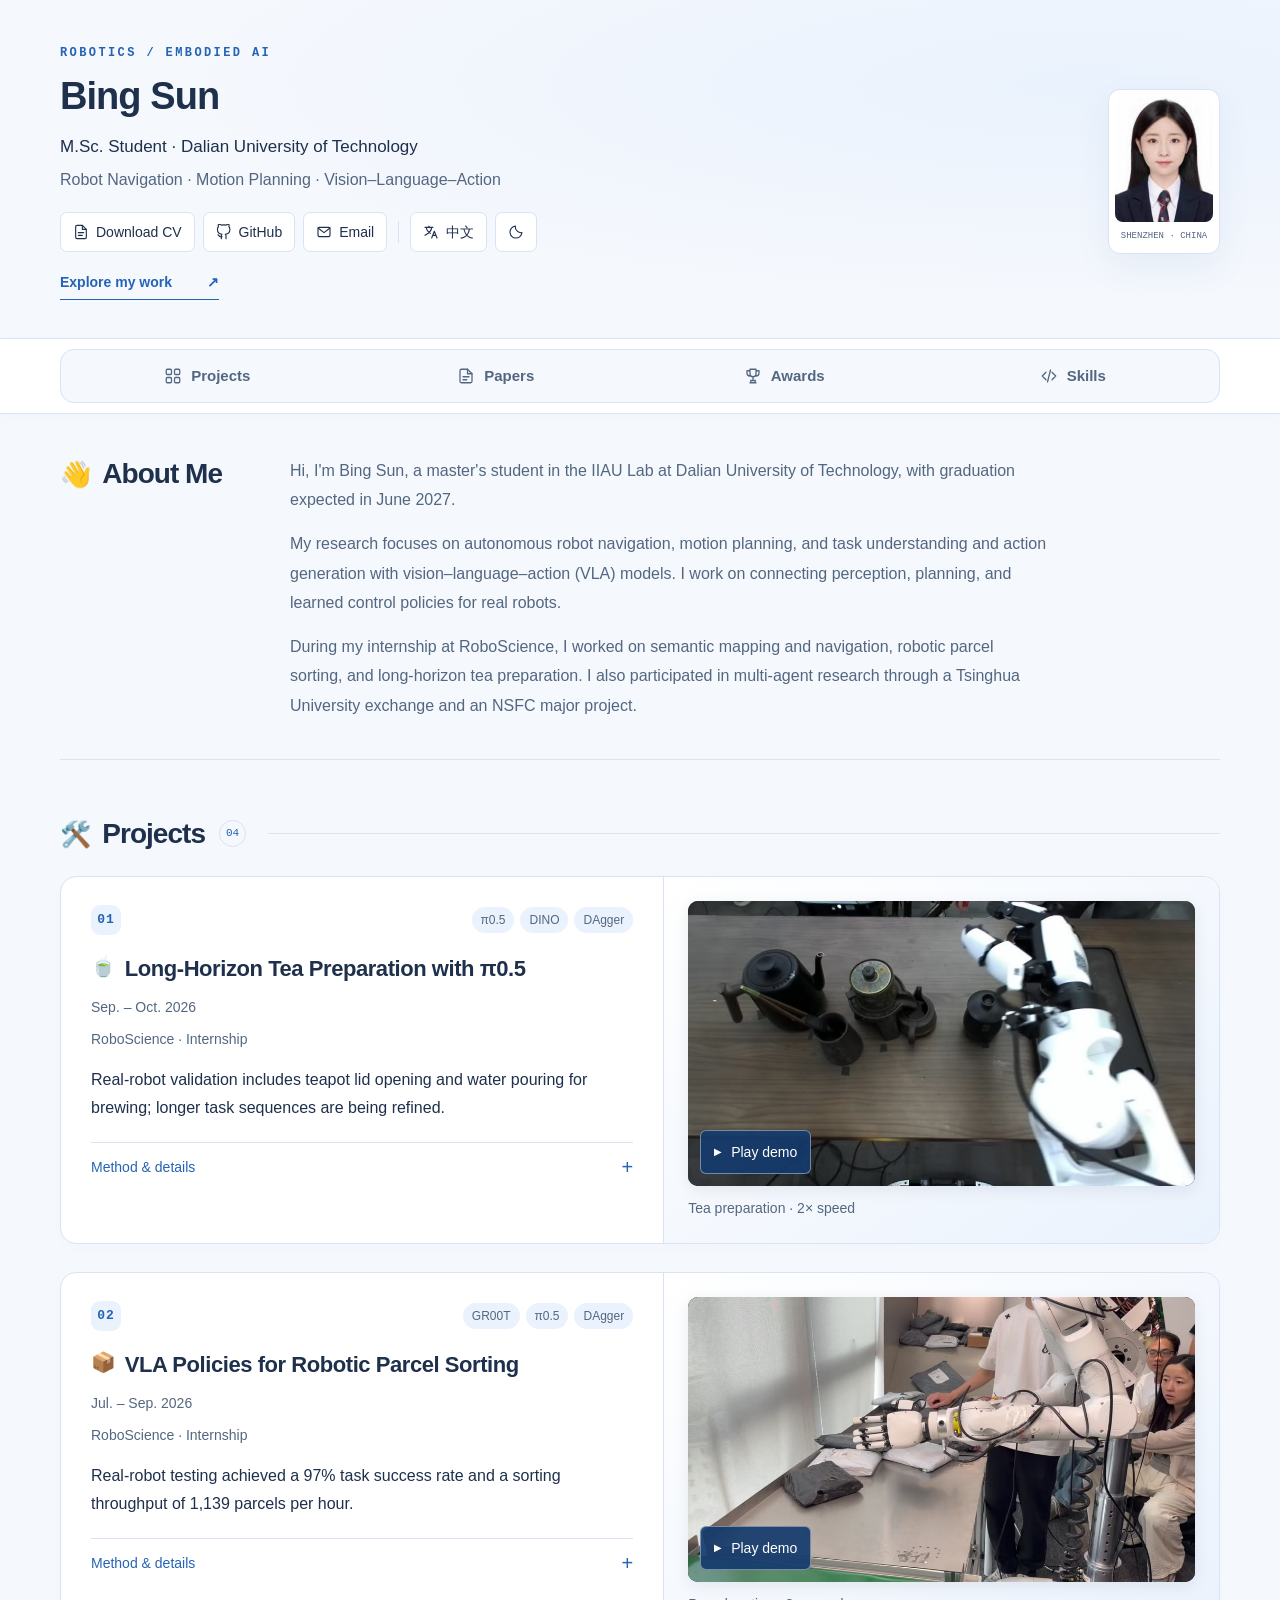
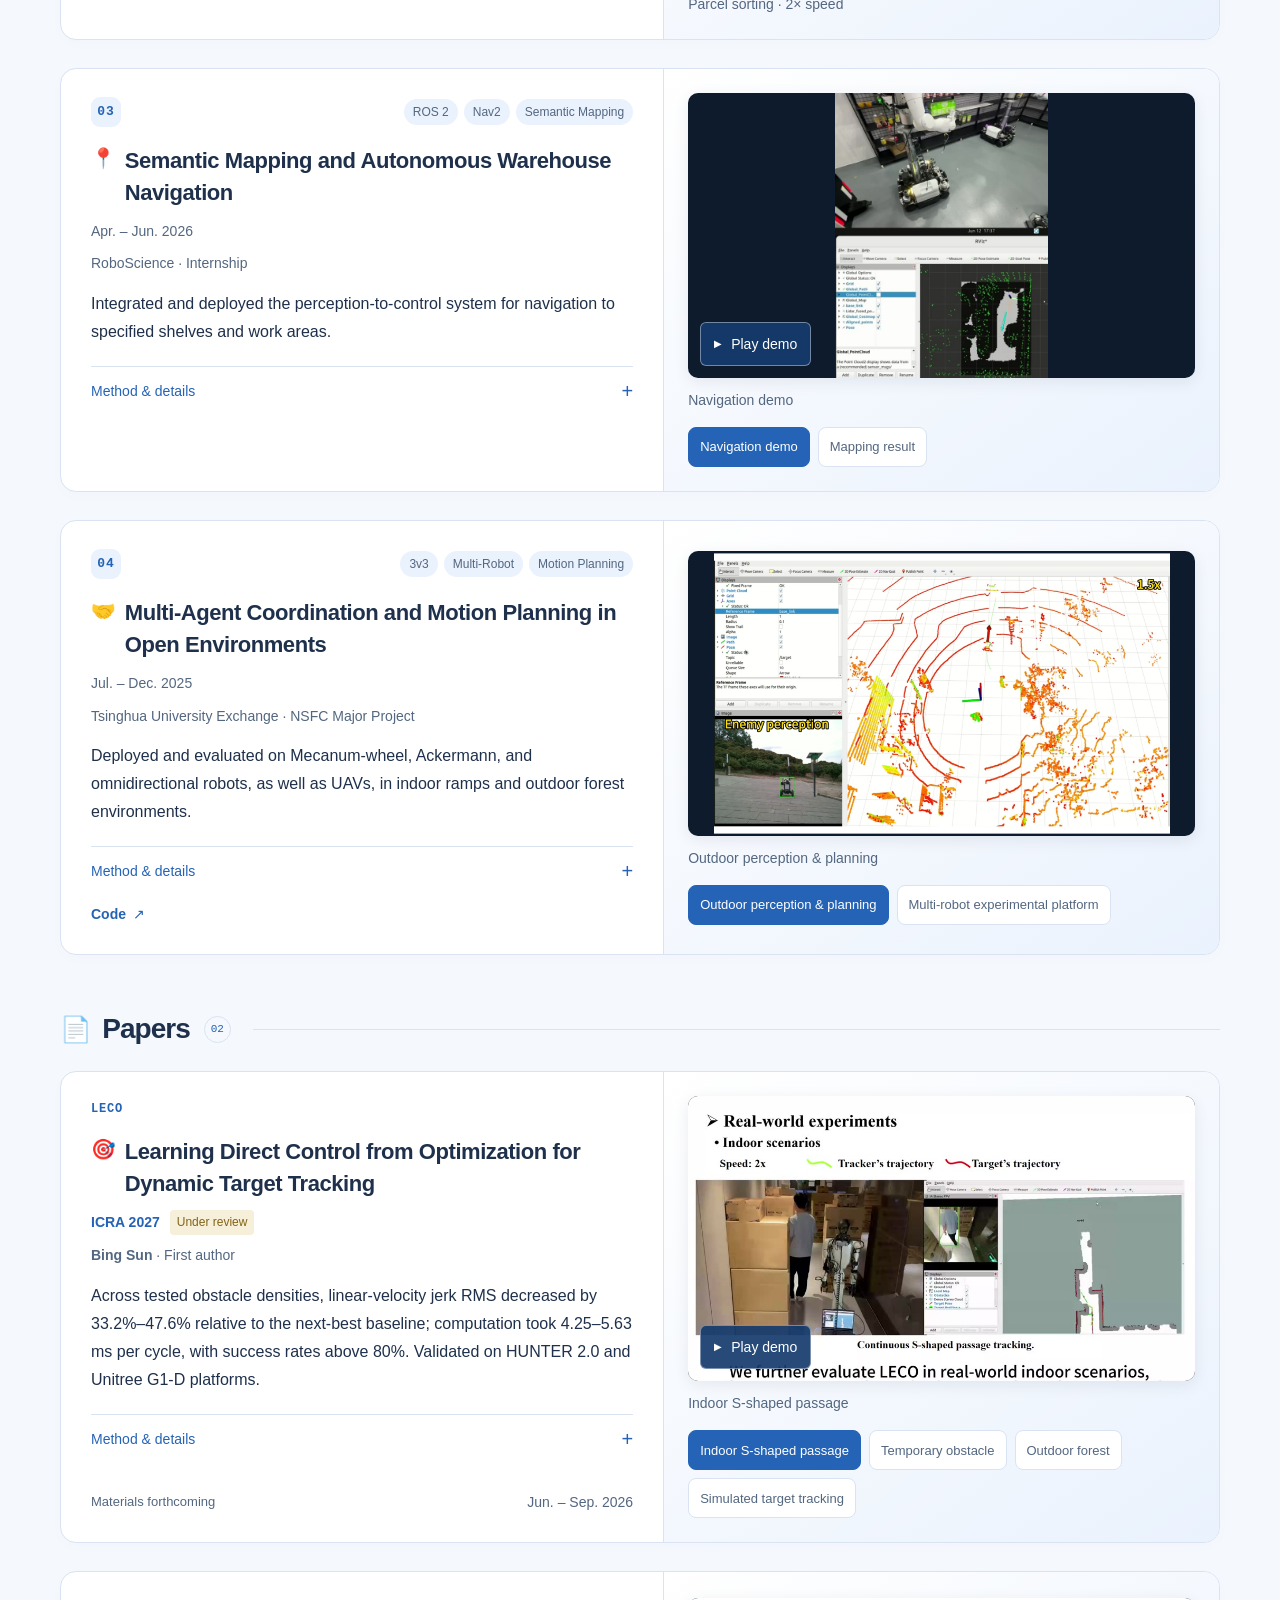
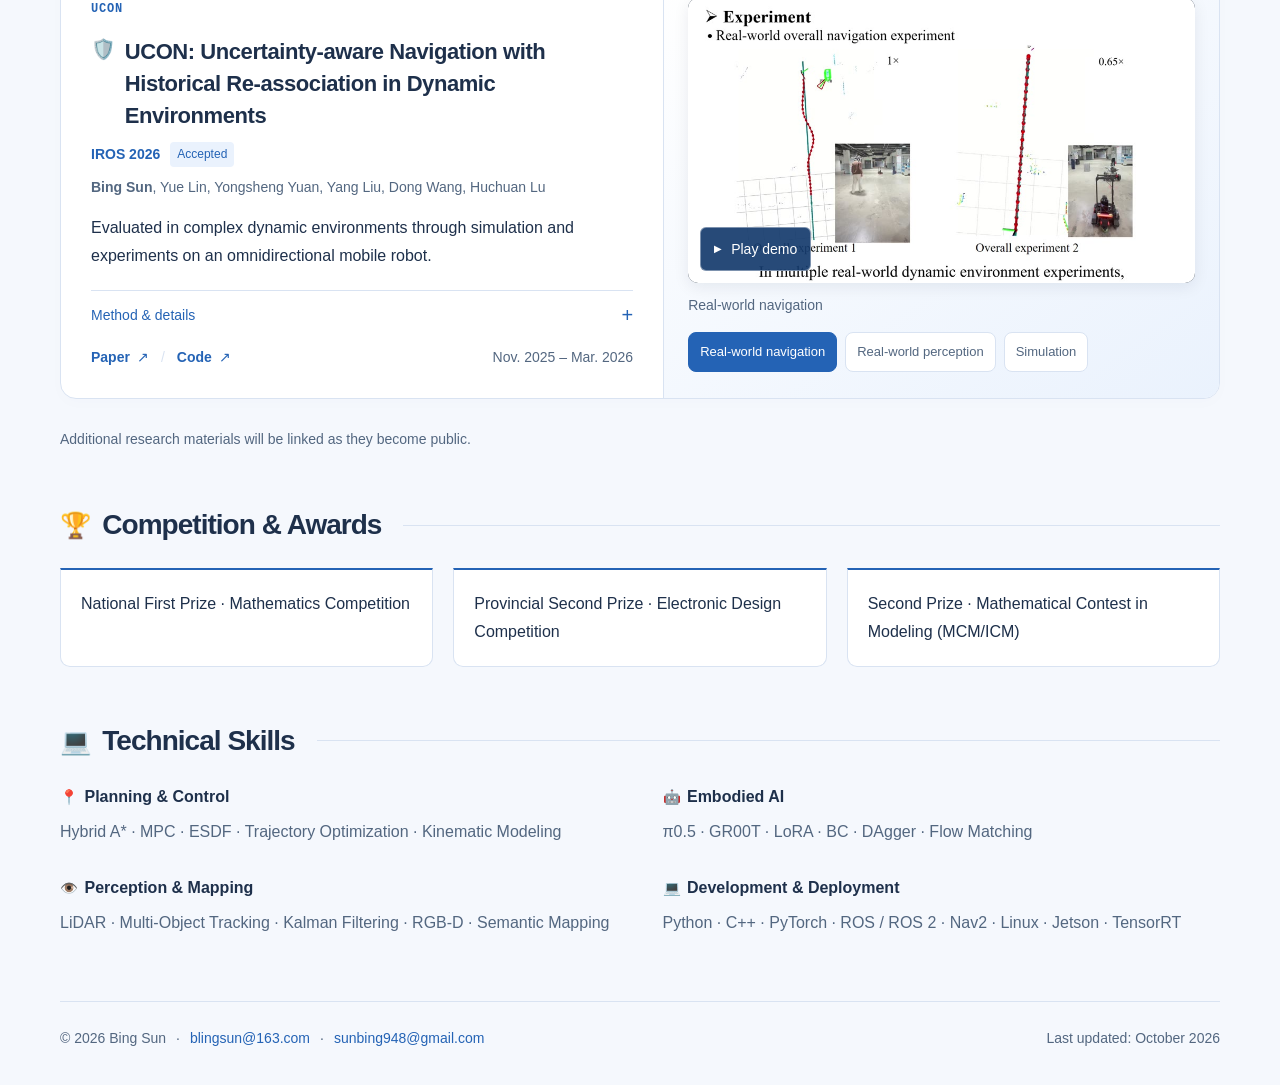
<file: index.html>
<!doctype html>
<html lang="en">
<head>
  <meta charset="utf-8">
  <meta name="viewport" content="width=device-width, initial-scale=1">
  <meta name="color-scheme" content="light dark">
  <meta name="description" content="Bing Sun (孙冰), master's student at Dalian University of Technology. Research in robot navigation, motion planning, and vision–language–action models.">
  <meta property="og:title" content="Bing Sun | Robotics & Embodied AI">
  <meta property="og:description" content="Research and projects in autonomous navigation, motion planning, and vision–language–action policies.">
  <meta property="og:type" content="website">
  <meta property="og:url" content="https://bling-sun.github.io/MyHomepage/">
  <meta property="og:image" content="https://bling-sun.github.io/MyHomepage/assets/portrait.jpg">
  <link rel="canonical" href="https://bling-sun.github.io/MyHomepage/">
  <link rel="icon" href="assets/favicon.svg" type="image/svg+xml">
  <link rel="stylesheet" href="assets/styles.css?v=8303cb677d90">
  <title>Bing Sun | Robotics & Embodied AI</title>
  <script src="assets/main.js?v=a9aa7d522f7d" defer></script>
  <script type="application/ld+json">{"@context":"https://schema.org","@type":"Person","name":"Bing Sun","alternateName":"孙冰","url":"https://bling-sun.github.io/MyHomepage/","image":"https://bling-sun.github.io/MyHomepage/assets/portrait.jpg","email":["blingsun@163.com","sunbing948@gmail.com"],"sameAs":["https://github.com/Bling-sun"],"affiliation":{"@type":"CollegeOrUniversity","name":"Dalian University of Technology"},"knowsAbout":["Robot Navigation","Motion Planning","Vision–Language–Action Models"]}</script>
</head>
<body>
  <a data-i18n="ui.skip" class="skip-link" href="#main">Skip to content</a>
  <header class="hero">
    <div class="hero-inner">
      <div class="hero-copy">
        <p data-i18n="hero.eyebrow" class="eyebrow">ROBOTICS / EMBODIED AI</p>
        <h1 data-i18n="name">Bing Sun</h1><p data-i18n="role" class="role">M.Sc. Student · Dalian University of Technology</p><p data-i18n="interests" class="interests">Robot Navigation · Motion Planning · Vision–Language–Action</p><div class="toolbar" aria-label="Links and display options">
    <a href="assets/Bing-Sun-CV.pdf" class="tool-link" id="cv-download" download="Bing-Sun-CV.pdf"><svg aria-hidden="true" viewBox="0 0 24 24" fill="none" stroke="currentColor" stroke-width="1.7" stroke-linecap="round" stroke-linejoin="round"><path d="M14 2H6a2 2 0 0 0-2 2v16a2 2 0 0 0 2 2h12a2 2 0 0 0 2-2V8Z"/><path d="M14 2v6h6M8 13h8M8 17h6"/></svg><span data-i18n="ui.cv">Download CV</span></a>
    <a href="https://github.com/Bling-sun" class="tool-link" target="_blank" rel="noopener noreferrer"><svg aria-hidden="true" viewBox="0 0 24 24" fill="none" stroke="currentColor" stroke-width="1.7" stroke-linecap="round" stroke-linejoin="round"><path d="M9 19c-4.3 1.3-4.3-2.2-6-2.7M15 22v-3.9a3.4 3.4 0 0 0-1-2.7c3.3-.4 6.8-1.6 6.8-7.3a5.7 5.7 0 0 0-1.5-4A5.3 5.3 0 0 0 19.2.2S18-.2 15 1.7a13.5 13.5 0 0 0-7 0C5-.2 3.8.2 3.8.2a5.3 5.3 0 0 0-.1 3.9 5.7 5.7 0 0 0-1.5 4c0 5.7 3.5 6.9 6.8 7.3a3.4 3.4 0 0 0-1 2.7V22"/></svg><span>GitHub</span></a>
    <a href="https://mail.163.com/" class="tool-link" data-email-contact aria-haspopup="dialog"><svg aria-hidden="true" viewBox="0 0 24 24" fill="none" stroke="currentColor" stroke-width="1.7" stroke-linecap="round" stroke-linejoin="round"><rect x="3" y="5" width="18" height="14" rx="2"/><path d="m3 6 9 7 9-7"/></svg><span data-i18n="ui.email">Email</span></a>
    <span class="toolbar-divider" aria-hidden="true"></span>
    <button class="tool-link" id="language-toggle" type="button" aria-label="切换为中文"><svg aria-hidden="true" viewBox="0 0 24 24" fill="none" stroke="currentColor" stroke-width="1.7" stroke-linecap="round" stroke-linejoin="round"><path d="M3 5h12M9 3v2M5 5c0 5 6 9 6 9M13 5c0 5-4 9-10 12M13 21l4-10 4 10M14.5 17h5"/></svg><span id="language-label">中文</span></button>
    <button class="tool-link theme-toggle" id="theme-toggle" type="button" aria-label="Switch to dark theme"><svg aria-hidden="true" viewBox="0 0 24 24" fill="none" stroke="currentColor" stroke-width="1.7" stroke-linecap="round" stroke-linejoin="round"><path d="M20.9 13A9 9 0 0 1 11 3.1 9 9 0 1 0 20.9 13Z"/></svg></button>

  </div>
        <a href="#projects" class="hero-cta"><span data-i18n="hero.explore">Explore my work</span><span aria-hidden="true">↗</span></a>
      </div>
      <div class="portrait-wrap"><img class="portrait" src="assets/portrait.jpg" alt="Bing Sun" width="128" height="154"><span class="portrait-caption">SHENZHEN · CHINA</span></div>

    </div>
  </header>
  <nav class="section-nav" aria-label="Sections"><div class="section-nav-inner"><a href="#projects"><svg aria-hidden="true" viewBox="0 0 24 24" fill="none" stroke="currentColor" stroke-width="1.7" stroke-linecap="round" stroke-linejoin="round"><rect x="3" y="3" width="7" height="7" rx="1.5"/><rect x="14" y="3" width="7" height="7" rx="1.5"/><rect x="3" y="14" width="7" height="7" rx="1.5"/><rect x="14" y="14" width="7" height="7" rx="1.5"/></svg><span data-i18n="nav.projects">Projects</span></a><a href="#papers"><svg aria-hidden="true" viewBox="0 0 24 24" fill="none" stroke="currentColor" stroke-width="1.7" stroke-linecap="round" stroke-linejoin="round"><path d="M14 3H6a2 2 0 0 0-2 2v14a2 2 0 0 0 2 2h12a2 2 0 0 0 2-2V9Z"/><path d="M14 3v6h6M8 13h8M8 17h5"/></svg><span data-i18n="nav.papers">Papers</span></a><a href="#awards"><svg aria-hidden="true" viewBox="0 0 24 24" fill="none" stroke="currentColor" stroke-width="1.7" stroke-linecap="round" stroke-linejoin="round"><path d="M8 3h8v6a4 4 0 0 1-8 0ZM8 5H4v3a4 4 0 0 0 4 4M16 5h4v3a4 4 0 0 1-4 4M12 13v5M8 21h8M9 18h6v3H9Z"/></svg><span data-i18n="nav.awards">Awards</span></a><a href="#skills"><svg aria-hidden="true" viewBox="0 0 24 24" fill="none" stroke="currentColor" stroke-width="1.7" stroke-linecap="round" stroke-linejoin="round"><path d="m8 7-5 5 5 5M16 7l5 5-5 5M14 4l-4 16"/></svg><span data-i18n="nav.skills">Skills</span></a></div></nav>
  <main class="container" id="main">
    <section class="profile" aria-labelledby="about-heading"><h2 id="about-heading"><span class="emoji" aria-hidden="true">👋</span><span data-i18n="heading.about">About Me</span></h2><p data-i18n="bio.0">Hi, I&#39;m Bing Sun, a master&#39;s student in the IIAU Lab at Dalian University of Technology, with graduation expected in June 2027.</p><p data-i18n="bio.1">My research focuses on autonomous robot navigation, motion planning, and task understanding and action generation with vision–language–action (VLA) models. I work on connecting perception, planning, and learned control policies for real robots.</p><p data-i18n="bio.2">During my internship at RoboScience, I worked on semantic mapping and navigation, robotic parcel sorting, and long-horizon tea preparation. I also participated in multi-agent research through a Tsinghua University exchange and an NSFC major project.</p></section>
    <section id="projects" aria-labelledby="projects-heading"><div class="section-heading"><h2 id="projects-heading"><span class="emoji" aria-hidden="true">🛠️</span><span data-i18n="heading.projects">Projects</span></h2><span class="section-count">04</span></div><div class="project-grid"><article class="entry project has-media" id="tea">
      <div class="entry-content">
      <div class="entry-kicker"><span class="project-number">01</span><div class="tags"><span>π0.5</span><span>DINO</span><span>DAgger</span></div></div>
      <div class="entry-heading"><h3><span class="emoji" aria-hidden="true">🍵</span><span data-i18n="project.0.title">Long-Horizon Tea Preparation with π0.5</span></h3>
      <div class="entry-meta"><span data-i18n="project.0.date" class="date">Sep. – Oct. 2026</span></div></div>
      <div class="attribution"><span data-i18n="project.0.attribution">RoboScience · Internship</span></div>
      <div class="entry-body"><p data-i18n="project.0.result" class="result">Real-robot validation includes teapot lid opening and water pouring for brewing; longer task sequences are being refined.</p>
      <details class="project-details"><summary><span data-i18n="project.0.details">Method &amp; details</span><span class="detail-plus" aria-hidden="true">+</span></summary><p data-i18n="project.0.description">Built a pipeline for data collection, cleaning, policy training, and real-robot deployment. Used DINO visual features, stage-wise trajectory annotation, failure analysis, key-segment resampling, and DAgger correction data to improve long-horizon execution.</p></details></div>
      <div class="entry-footer"><div class="material-links"></div></div>
      </div><div class="media-gallery" aria-label="tea demos"><figure class="entry-media" >
        <div class="media-stage">
        <video playsinline loop preload="none" data-src="assets/demos/tea-preparation-2x.mp4" poster="assets/demos/tea-preparation-2x.jpg" aria-label="Robot performing a tea preparation task" data-i18n-alt="project.0.media.0.alt" width="960" height="540"></video>
        <button class="demo-toggle" type="button" data-kind="video" data-poster="assets/demos/tea-preparation-2x.jpg" aria-pressed="false"><span class="play-icon" aria-hidden="true">▶</span><span data-demo-text><span data-i18n="project.0.media.0.play">Play demo</span></span></button>
        </div><figcaption data-i18n="project.0.media.0.caption">Tea preparation · 2× speed</figcaption>
      </figure></div></article><article class="entry project has-media" id="sorting">
      <div class="entry-content">
      <div class="entry-kicker"><span class="project-number">02</span><div class="tags"><span>GR00T</span><span>π0.5</span><span>DAgger</span></div></div>
      <div class="entry-heading"><h3><span class="emoji" aria-hidden="true">📦</span><span data-i18n="project.1.title">VLA Policies for Robotic Parcel Sorting</span></h3>
      <div class="entry-meta"><span data-i18n="project.1.date" class="date">Jul. – Sep. 2026</span></div></div>
      <div class="attribution"><span data-i18n="project.1.attribution">RoboScience · Internship</span></div>
      <div class="entry-body"><p data-i18n="project.1.result" class="result">Real-robot testing achieved a 97% task success rate and a sorting throughput of 1,139 parcels per hour.</p>
      <details class="project-details"><summary><span data-i18n="project.1.details">Method &amp; details</span><span class="detail-plus" aria-hidden="true">+</span></summary><p data-i18n="project.1.description">Trained, compared, and deployed GR00T and π0.5 policies with an end-to-end teleoperation, preprocessing, fine-tuning, and online inference pipeline. Improved generalization under occlusion, complex stacking, and out-of-distribution states through scene stratification, trajectory screening, expert corrections, and data-mixture ablations.</p></details></div>
      <div class="entry-footer"><div class="material-links"></div></div>
      </div><div class="media-gallery" aria-label="sorting demos"><figure class="entry-media" >
        <div class="media-stage">
        <video playsinline loop preload="none" data-src="assets/demos/parcel-sorting-2x.mp4" poster="assets/demos/parcel-sorting-2x.jpg" aria-label="Robot sorting parcels in a real-world demonstration" data-i18n-alt="project.1.media.0.alt" width="960" height="540"></video>
        <button class="demo-toggle" type="button" data-kind="video" data-poster="assets/demos/parcel-sorting-2x.jpg" aria-pressed="false"><span class="play-icon" aria-hidden="true">▶</span><span data-demo-text><span data-i18n="project.1.media.0.play">Play demo</span></span></button>
        </div><figcaption data-i18n="project.1.media.0.caption">Parcel sorting · 2× speed</figcaption>
      </figure></div></article><article class="entry project has-media" id="navigation">
      <div class="entry-content">
      <div class="entry-kicker"><span class="project-number">03</span><div class="tags"><span>ROS 2</span><span>Nav2</span><span>Semantic Mapping</span></div></div>
      <div class="entry-heading"><h3><span class="emoji" aria-hidden="true">📍</span><span data-i18n="project.2.title">Semantic Mapping and Autonomous Warehouse Navigation</span></h3>
      <div class="entry-meta"><span data-i18n="project.2.date" class="date">Apr. – Jun. 2026</span></div></div>
      <div class="attribution"><span data-i18n="project.2.attribution">RoboScience · Internship</span></div>
      <div class="entry-body"><p data-i18n="project.2.result" class="result">Integrated and deployed the perception-to-control system for navigation to specified shelves and work areas.</p>
      <details class="project-details"><summary><span data-i18n="project.2.details">Method &amp; details</span><span class="detail-plus" aria-hidden="true">+</span></summary><p data-i18n="project.2.description">Fused object detection, semantic segmentation, point-cloud projection, and multi-frame observations to associate semantic categories with a 2D occupancy map. Integrated semantic destinations and region constraints into ROS 2 Nav2 for global planning, dynamic obstacle avoidance, and mobile-base control.</p></details></div>
      <div class="entry-footer"><div class="material-links"></div></div>
      </div><div class="media-gallery" aria-label="navigation demos"><figure class="entry-media" >
        <div class="media-stage">
        <video playsinline loop preload="none" data-src="assets/demos/warehouse-navigation.mp4" poster="assets/demos/warehouse-navigation.jpg" aria-label="Real-world robot navigation demonstration" data-i18n-alt="project.2.media.0.alt" width="960" height="540"></video>
        <button class="demo-toggle" type="button" data-kind="video" data-poster="assets/demos/warehouse-navigation.jpg" aria-pressed="false"><span class="play-icon" aria-hidden="true">▶</span><span data-demo-text><span data-i18n="project.2.media.0.play">Play demo</span></span></button>
        </div><figcaption data-i18n="project.2.media.0.caption">Navigation demo</figcaption>
      </figure><figure class="entry-media" hidden>
        <div class="media-stage">
        <img src="assets/demos/warehouse-map.png" alt="Warehouse point-cloud map with mapped object annotations" data-i18n-alt="project.2.media.1.alt" loading="lazy" decoding="async" width="960" height="540">

        </div><figcaption data-i18n="project.2.media.1.caption">Mapping result</figcaption>
      </figure><div class="media-selector" role="group" aria-label="Demo scenes"><button type="button" data-media-index="0" aria-pressed="true"><span data-i18n="project.2.media.0.selector">Navigation demo</span></button><button type="button" data-media-index="1" aria-pressed="false"><span data-i18n="project.2.media.1.selector">Mapping result</span></button></div></div></article><article class="entry project has-media" id="multi-agent">
      <div class="entry-content">
      <div class="entry-kicker"><span class="project-number">04</span><div class="tags"><span>3v3</span><span>Multi-Robot</span><span>Motion Planning</span></div></div>
      <div class="entry-heading"><h3><span class="emoji" aria-hidden="true">🤝</span><span data-i18n="project.3.title">Multi-Agent Coordination and Motion Planning in Open Environments</span></h3>
      <div class="entry-meta"><span data-i18n="project.3.date" class="date">Jul. – Dec. 2025</span></div></div>
      <div class="attribution"><span data-i18n="project.3.attribution">Tsinghua University Exchange · NSFC Major Project</span></div>
      <div class="entry-body"><p data-i18n="project.3.result" class="result">Deployed and evaluated on Mecanum-wheel, Ackermann, and omnidirectional robots, as well as UAVs, in indoor ramps and outdoor forest environments.</p>
      <details class="project-details"><summary><span data-i18n="project.3.details">Method &amp; details</span><span class="detail-plus" aria-hidden="true">+</span></summary><p data-i18n="project.3.description">Worked on dynamic target tracking, motion prediction, and coordinated pursuit for 3v3 multi-agent tasks. Developed motion planning algorithms and adapted them to different robot kinematics, obstacle avoidance requirements, and real-time control interfaces.</p></details></div>
      <div class="entry-footer"><div class="material-links"><a href="https://github.com/Bling-sun/RobotPerception" target="_blank" rel="noopener noreferrer"><span data-i18n="project.3.link.code">Code</span></a></div></div>
      </div><div class="media-gallery" aria-label="multi-agent demos"><figure class="entry-media" >
        <div class="media-stage">
        <img src="assets/demos/multi-agent-outdoor.png" alt="Outdoor robot perception and motion planning visualization" data-i18n-alt="project.3.media.0.alt" loading="lazy" decoding="async" width="960" height="540">

        </div><figcaption data-i18n="project.3.media.0.caption">Outdoor perception &amp; planning</figcaption>
      </figure><figure class="entry-media" hidden>
        <div class="media-stage">
        <img src="assets/demos/multi-agent-platform.jpg" alt="Multiple mobile robots in an indoor experimental arena" data-i18n-alt="project.3.media.1.alt" loading="lazy" decoding="async" width="960" height="540">

        </div><figcaption data-i18n="project.3.media.1.caption">Multi-robot experimental platform</figcaption>
      </figure><div class="media-selector" role="group" aria-label="Demo scenes"><button type="button" data-media-index="0" aria-pressed="true"><span data-i18n="project.3.media.0.selector">Outdoor perception &amp; planning</span></button><button type="button" data-media-index="1" aria-pressed="false"><span data-i18n="project.3.media.1.selector">Multi-robot experimental platform</span></button></div></div></article></div></section>
    <section id="papers" aria-labelledby="papers-heading"><div class="section-heading"><h2 id="papers-heading"><span class="emoji" aria-hidden="true">📄</span><span data-i18n="heading.papers">Papers</span></h2><span class="section-count">02</span></div><article class="entry paper has-media" id="leco">
      <div class="entry-content">
      <div class="entry-kicker">LECO</div>
      <div class="entry-heading"><h3><span class="emoji" aria-hidden="true">🎯</span><span data-i18n="paper.0.title">Learning Direct Control from Optimization for Dynamic Target Tracking</span></h3>
      <div class="entry-meta"><span class="venue">ICRA 2027</span><span data-i18n="paper.0.status" class="status review">Under review</span></div></div>
      <div class="attribution"><span class="authors"><strong data-i18n="paper.0.attribution.name">Bing Sun</strong><span data-i18n="paper.0.attribution.remaining"> · First author</span></span></div>
      <div class="entry-body"><p data-i18n="paper.0.result" class="result">Across tested obstacle densities, linear-velocity jerk RMS decreased by 33.2%–47.6% relative to the next-best baseline; computation took 4.25–5.63 ms per cycle, with success rates above 80%. Validated on HUNTER 2.0 and Unitree G1-D platforms.</p>
      <details class="project-details"><summary><span data-i18n="paper.0.details">Method &amp; details</span><span class="detail-plus" aria-hidden="true">+</span></summary><p data-i18n="paper.0.description">Transfers trajectory optimization objectives into differentiable losses and backpropagates through kinematic integration to learn a control policy. The method combines target visibility, obstacle clearance, and control smoothness with decaying expert guidance, a predictive safety lock, and a classical planning fallback.</p></details></div>
      <div class="entry-footer"><div class="material-links"><span data-i18n="paper.0.forthcoming" class="pending">Materials forthcoming</span></div><span data-i18n="paper.0.date" class="date">Jun. – Sep. 2026</span></div>
      </div><div class="media-gallery" aria-label="LECO demos"><figure class="entry-media" >
        <div class="media-stage">
        <video playsinline loop preload="none" data-src="assets/demos/leco-passage.mp4" poster="assets/demos/leco-passage.jpg" aria-label="LECO · Indoor S-shaped passage" data-i18n-alt="paper.0.media.0.alt" width="960" height="540"></video>
        <button class="demo-toggle" type="button" data-kind="video" data-poster="assets/demos/leco-passage.jpg" aria-pressed="false"><span class="play-icon" aria-hidden="true">▶</span><span data-demo-text><span data-i18n="paper.0.media.0.play">Play demo</span></span></button>
        </div><figcaption data-i18n="paper.0.media.0.caption">Indoor S-shaped passage</figcaption>
      </figure><figure class="entry-media" hidden>
        <div class="media-stage">
        <video playsinline loop preload="none" data-src="assets/demos/leco-obstacle.mp4" poster="assets/demos/leco-obstacle.jpg" aria-label="LECO · Temporary obstacle" data-i18n-alt="paper.0.media.1.alt" width="960" height="540"></video>
        <button class="demo-toggle" type="button" data-kind="video" data-poster="assets/demos/leco-obstacle.jpg" aria-pressed="false"><span class="play-icon" aria-hidden="true">▶</span><span data-demo-text><span data-i18n="paper.0.media.1.play">Play demo</span></span></button>
        </div><figcaption data-i18n="paper.0.media.1.caption">Temporary obstacle</figcaption>
      </figure><figure class="entry-media" hidden>
        <div class="media-stage">
        <video playsinline loop preload="none" data-src="assets/demos/leco-forest.mp4" poster="assets/demos/leco-forest.jpg" aria-label="LECO · Outdoor forest" data-i18n-alt="paper.0.media.2.alt" width="960" height="540"></video>
        <button class="demo-toggle" type="button" data-kind="video" data-poster="assets/demos/leco-forest.jpg" aria-pressed="false"><span class="play-icon" aria-hidden="true">▶</span><span data-demo-text><span data-i18n="paper.0.media.2.play">Play demo</span></span></button>
        </div><figcaption data-i18n="paper.0.media.2.caption">Outdoor forest</figcaption>
      </figure><figure class="entry-media" hidden>
        <div class="media-stage">
        <video playsinline loop preload="none" data-src="assets/demos/leco-simulation.mp4" poster="assets/demos/leco-simulation.jpg" aria-label="LECO · Simulated target tracking" data-i18n-alt="paper.0.media.3.alt" width="960" height="540"></video>
        <button class="demo-toggle" type="button" data-kind="video" data-poster="assets/demos/leco-simulation.jpg" aria-pressed="false"><span class="play-icon" aria-hidden="true">▶</span><span data-demo-text><span data-i18n="paper.0.media.3.play">Play demo</span></span></button>
        </div><figcaption data-i18n="paper.0.media.3.caption">Simulated target tracking</figcaption>
      </figure><div class="media-selector" role="group" aria-label="Demo scenes"><button type="button" data-media-index="0" aria-pressed="true"><span data-i18n="paper.0.media.0.selector">Indoor S-shaped passage</span></button><button type="button" data-media-index="1" aria-pressed="false"><span data-i18n="paper.0.media.1.selector">Temporary obstacle</span></button><button type="button" data-media-index="2" aria-pressed="false"><span data-i18n="paper.0.media.2.selector">Outdoor forest</span></button><button type="button" data-media-index="3" aria-pressed="false"><span data-i18n="paper.0.media.3.selector">Simulated target tracking</span></button></div></div></article><article class="entry paper has-media" id="ucon">
      <div class="entry-content">
      <div class="entry-kicker">UCON</div>
      <div class="entry-heading"><h3><span class="emoji" aria-hidden="true">🛡️</span><span data-i18n="paper.1.title">UCON: Uncertainty-aware Navigation with Historical Re-association in Dynamic Environments</span></h3>
      <div class="entry-meta"><span class="venue">IROS 2026</span><span data-i18n="paper.1.status" class="status accepted">Accepted</span></div></div>
      <div class="attribution"><span class="authors"><strong data-i18n="paper.1.attribution.name">Bing Sun</strong><span data-i18n="paper.1.attribution.remaining">, Yue Lin, Yongsheng Yuan, Yang Liu, Dong Wang, Huchuan Lu</span></span></div>
      <div class="entry-body"><p data-i18n="paper.1.result" class="result">Evaluated in complex dynamic environments through simulation and experiments on an omnidirectional mobile robot.</p>
      <details class="project-details"><summary><span data-i18n="paper.1.details">Method &amp; details</span><span class="detail-plus" aria-hidden="true">+</span></summary><p data-i18n="paper.1.description">Uses point-level reassociation with historical point-cloud segments and Kalman filtering to maintain dynamic-object tracking through occlusions, missed detections, and identity switches. Predicted states and covariances form uncertainty sectors that translate dynamic collision risk into differentiable trajectory costs.</p></details></div>
      <div class="entry-footer"><div class="material-links"><a href="https://arxiv.org/abs/2609.29419" target="_blank" rel="noopener noreferrer"><span data-i18n="paper.1.link.paper">Paper</span></a><span aria-hidden="true" class="link-divider">/</span><a href="https://github.com/Bling-sun/UCON" target="_blank" rel="noopener noreferrer"><span data-i18n="paper.1.link.code">Code</span></a></div><span data-i18n="paper.1.date" class="date">Nov. 2025 – Mar. 2026</span></div>
      </div><div class="media-gallery" aria-label="UCON demos"><figure class="entry-media" >
        <div class="media-stage">
        <video playsinline loop preload="none" data-src="assets/demos/ucon-navigation.mp4" poster="assets/demos/ucon-navigation.jpg" aria-label="UCON · Real-world navigation" data-i18n-alt="paper.1.media.0.alt" width="960" height="540"></video>
        <button class="demo-toggle" type="button" data-kind="video" data-poster="assets/demos/ucon-navigation.jpg" aria-pressed="false"><span class="play-icon" aria-hidden="true">▶</span><span data-demo-text><span data-i18n="paper.1.media.0.play">Play demo</span></span></button>
        </div><figcaption data-i18n="paper.1.media.0.caption">Real-world navigation</figcaption>
      </figure><figure class="entry-media" hidden>
        <div class="media-stage">
        <video playsinline loop preload="none" data-src="assets/demos/ucon-perception.mp4" poster="assets/demos/ucon-perception.jpg" aria-label="UCON · Real-world perception" data-i18n-alt="paper.1.media.1.alt" width="960" height="540"></video>
        <button class="demo-toggle" type="button" data-kind="video" data-poster="assets/demos/ucon-perception.jpg" aria-pressed="false"><span class="play-icon" aria-hidden="true">▶</span><span data-demo-text><span data-i18n="paper.1.media.1.play">Play demo</span></span></button>
        </div><figcaption data-i18n="paper.1.media.1.caption">Real-world perception</figcaption>
      </figure><figure class="entry-media" hidden>
        <div class="media-stage">
        <video playsinline loop preload="none" data-src="assets/demos/ucon-simulation.mp4" poster="assets/demos/ucon-simulation.jpg" aria-label="UCON · Simulation" data-i18n-alt="paper.1.media.2.alt" width="960" height="540"></video>
        <button class="demo-toggle" type="button" data-kind="video" data-poster="assets/demos/ucon-simulation.jpg" aria-pressed="false"><span class="play-icon" aria-hidden="true">▶</span><span data-demo-text><span data-i18n="paper.1.media.2.play">Play demo</span></span></button>
        </div><figcaption data-i18n="paper.1.media.2.caption">Simulation</figcaption>
      </figure><div class="media-selector" role="group" aria-label="Demo scenes"><button type="button" data-media-index="0" aria-pressed="true"><span data-i18n="paper.1.media.0.selector">Real-world navigation</span></button><button type="button" data-media-index="1" aria-pressed="false"><span data-i18n="paper.1.media.1.selector">Real-world perception</span></button><button type="button" data-media-index="2" aria-pressed="false"><span data-i18n="paper.1.media.2.selector">Simulation</span></button></div></div></article><p data-i18n="papers.note" class="section-note">Additional research materials will be linked as they become public.</p></section>
    <section id="awards" aria-labelledby="awards-heading"><div class="section-heading"><h2 id="awards-heading"><span class="emoji" aria-hidden="true">🏆</span><span data-i18n="heading.awards">Competition &amp; Awards</span></h2></div><ul class="awards-list"><li data-i18n="award.0">National First Prize · Mathematics Competition</li><li data-i18n="award.1">Provincial Second Prize · Electronic Design Competition</li><li data-i18n="award.2">Second Prize · Mathematical Contest in Modeling (MCM/ICM)</li></ul></section>
    <section id="skills" aria-labelledby="skills-heading"><div class="section-heading"><h2 id="skills-heading"><span class="emoji" aria-hidden="true">💻</span><span data-i18n="heading.skills">Technical Skills</span></h2></div><dl class="skills-list"><div><dt><span class="emoji" aria-hidden="true">📍</span><span data-i18n="skill.0.label">Planning &amp; Control</span></dt><dd>Hybrid A* · MPC · ESDF · Trajectory Optimization · Kinematic Modeling</dd></div><div><dt><span class="emoji" aria-hidden="true">🤖</span><span data-i18n="skill.1.label">Embodied AI</span></dt><dd>π0.5 · GR00T · LoRA · BC · DAgger · Flow Matching</dd></div><div><dt><span class="emoji" aria-hidden="true">👁️</span><span data-i18n="skill.2.label">Perception &amp; Mapping</span></dt><dd>LiDAR · Multi-Object Tracking · Kalman Filtering · RGB-D · Semantic Mapping</dd></div><div><dt><span class="emoji" aria-hidden="true">💻</span><span data-i18n="skill.3.label">Development &amp; Deployment</span></dt><dd>Python · C++ · PyTorch · ROS / ROS 2 · Nav2 · Linux · Jetson · TensorRT</dd></div></dl></section>
  </main>
  <footer class="site-footer"><div><span>© 2026 </span><span data-i18n="footer.name">Bing Sun</span><span class="footer-dot" aria-hidden="true">·</span><a href="https://mail.163.com/" data-email-contact aria-haspopup="dialog">blingsun@163.com</a><span class="footer-dot" aria-hidden="true">·</span><a href="https://mail.google.com/mail/?view=cm&amp;fs=1&amp;to=sunbing948%40gmail.com" data-email-contact aria-haspopup="dialog">sunbing948@gmail.com</a></div><div class="updated"><span data-i18n="footer.updated">Last updated: October 2026</span></div></footer>
  <dialog class="email-dialog" id="email-contact" aria-labelledby="email-title">
    <div class="email-heading"><h2 data-i18n="contact.title" id="email-title">Get in touch</h2><form method="dialog"><button class="tool-link" type="submit"><span data-i18n="contact.close">Close</span></button></form></div>
    <p data-i18n="contact.description">Copy a recipient address and write from your preferred email service. For 163 Mail, paste the address into a new message after signing in.</p>
    <div class="email-option">
      <label data-i18n="contact.address.0" for="email-address-0">Email address 1</label>
      <input id="email-address-0" type="text" value="blingsun@163.com" readonly spellcheck="false">
      <div class="email-actions"><button class="tool-link" type="button" data-copy-email="email-address-0"><span data-i18n="contact.copy.0">Copy email</span></button><a href="https://mail.163.com/" class="tool-link" target="_blank" rel="noopener noreferrer"><span data-i18n="contact.open.0">Open 163 Mail ↗</span></a></div>
    </div><div class="email-option">
      <label data-i18n="contact.address.1" for="email-address-1">Email address 2</label>
      <input id="email-address-1" type="text" value="sunbing948@gmail.com" readonly spellcheck="false">
      <div class="email-actions"><button class="tool-link" type="button" data-copy-email="email-address-1"><span data-i18n="contact.copy.1">Copy email</span></button><a href="https://mail.google.com/mail/?view=cm&amp;fs=1&amp;to=sunbing948%40gmail.com" class="tool-link" target="_blank" rel="noopener noreferrer"><span data-i18n="contact.open.1">Compose in Gmail ↗</span></a></div>
    </div>
    <p class="email-status" id="email-status" role="status" aria-live="polite"></p>
  </dialog>
  <script id="translations" type="application/json">{"bio.0":{"en":"Hi, I'm Bing Sun, a master's student in the IIAU Lab at Dalian University of Technology, with graduation expected in June 2027.","zh":"你好，我是孙冰，目前在大连理工大学 IIAU Lab 攻读硕士学位，预计于 2027 年 6 月毕业。"},"bio.1":{"en":"My research focuses on autonomous robot navigation, motion planning, and task understanding and action generation with vision–language–action (VLA) models. I work on connecting perception, planning, and learned control policies for real robots.","zh":"我的研究方向是机器人自主导航、运动规划，以及基于视觉语言动作（VLA）模型的任务理解与动作生成，关注感知、规划与学习控制策略在真实机器人上的融合与应用。"},"bio.2":{"en":"During my internship at RoboScience, I worked on semantic mapping and navigation, robotic parcel sorting, and long-horizon tea preparation. I also participated in multi-agent research through a Tsinghua University exchange and an NSFC major project.","zh":"在 RoboScience 实习期间，我参与了语义建图与自主导航、机器人快递分拣及长程茶艺操作。在清华大学交流及国家自然科学基金重大项目中，我参与了多智能体协同对抗研究。"},"award.0":{"en":"National First Prize · Mathematics Competition","zh":"数学竞赛 · 国家一等奖"},"award.1":{"en":"Provincial Second Prize · Electronic Design Competition","zh":"电子设计竞赛 · 省级二等奖"},"award.2":{"en":"Second Prize · Mathematical Contest in Modeling (MCM/ICM)","zh":"美国大学生数学建模竞赛 · 二等奖"},"skill.0.label":{"en":"Planning & Control","zh":"规划与控制"},"skill.1.label":{"en":"Embodied AI","zh":"具身智能"},"skill.2.label":{"en":"Perception & Mapping","zh":"感知与建图"},"skill.3.label":{"en":"Development & Deployment","zh":"开发与部署"},"name":{"en":"Bing Sun","zh":"孙冰"},"role":{"en":"M.Sc. Student · Dalian University of Technology","zh":"硕士研究生 · 大连理工大学"},"interests":{"en":"Robot Navigation · Motion Planning · Vision–Language–Action","zh":"机器人导航 · 运动规划 · 视觉语言动作模型"},"ui.cv":{"en":"Download CV","zh":"下载简历"},"ui.email":{"en":"Email","zh":"邮箱"},"ui.skip":{"en":"Skip to content","zh":"跳转到内容"},"hero.eyebrow":{"en":"ROBOTICS / EMBODIED AI","zh":"机器人 / 具身智能"},"hero.explore":{"en":"Explore my work","zh":"探索我的项目"},"nav.projects":{"en":"Projects","zh":"项目"},"nav.papers":{"en":"Papers","zh":"论文"},"nav.awards":{"en":"Awards","zh":"竞赛"},"nav.skills":{"en":"Skills","zh":"技能"},"heading.about":{"en":"About Me","zh":"个人简介"},"project.0.title":{"en":"Long-Horizon Tea Preparation with π0.5","zh":"基于 π0.5 的长程茶艺操作"},"project.0.date":{"en":"Sep. – Oct. 2026","zh":"2026.09 – 2026.10"},"project.0.description":{"en":"Built a pipeline for data collection, cleaning, policy training, and real-robot deployment. Used DINO visual features, stage-wise trajectory annotation, failure analysis, key-segment resampling, and DAgger correction data to improve long-horizon execution.","zh":"搭建数据采集、清洗、策略训练与真机部署链路。引入 DINO 视觉特征，围绕阶段切换、误差累积及失败恢复建立分阶段轨迹标注和失败归因机制，结合关键片段重采样与 DAgger 纠错数据优化长程执行。"},"project.0.attribution":{"en":"RoboScience · Internship","zh":"RoboScience · 实习"},"project.0.result":{"en":"Real-robot validation includes teapot lid opening and water pouring for brewing; longer task sequences are being refined.","zh":"完成系统集成与真机测试，已实现茶壶开盖和倒水冲泡步骤，并持续优化更长任务序列的执行能力。"},"project.0.details":{"en":"Method & details","zh":"方法与细节"},"project.0.media.0.alt":{"en":"Robot performing a tea preparation task","zh":"机器人茶艺操作演示"},"project.0.media.0.play":{"en":"Play demo","zh":"播放演示"},"project.0.media.0.caption":{"en":"Tea preparation · 2× speed","zh":"茶艺操作 · 2 倍速"},"project.1.title":{"en":"VLA Policies for Robotic Parcel Sorting","zh":"快递分拣 VLA 策略训练与实机部署"},"project.1.date":{"en":"Jul. – Sep. 2026","zh":"2026.07 – 2026.09"},"project.1.description":{"en":"Trained, compared, and deployed GR00T and π0.5 policies with an end-to-end teleoperation, preprocessing, fine-tuning, and online inference pipeline. Improved generalization under occlusion, complex stacking, and out-of-distribution states through scene stratification, trajectory screening, expert corrections, and data-mixture ablations.","zh":"基于 GR00T 和 π0.5 开展训练、性能对比与真机部署，搭建遥操作采集、数据预处理、策略微调和在线推理链路。针对包裹遮挡、复杂堆叠与分布外失败，结合场景分层、轨迹筛选、专家纠错及数据配比消融改善泛化表现。"},"project.1.attribution":{"en":"RoboScience · Internship","zh":"RoboScience · 实习"},"project.1.result":{"en":"Real-robot testing achieved a 97% task success rate and a sorting throughput of 1,139 parcels per hour.","zh":"真实机器人测试中，任务成功率达到 97%，分拣速度达到 1,139 件/小时。"},"project.1.details":{"en":"Method & details","zh":"方法与细节"},"project.1.media.0.alt":{"en":"Robot sorting parcels in a real-world demonstration","zh":"机器人包裹分类实机演示"},"project.1.media.0.play":{"en":"Play demo","zh":"播放演示"},"project.1.media.0.caption":{"en":"Parcel sorting · 2× speed","zh":"包裹分类 · 2 倍速"},"project.2.title":{"en":"Semantic Mapping and Autonomous Warehouse Navigation","zh":"面向仓库环境的语义建图与自主导航"},"project.2.date":{"en":"Apr. – Jun. 2026","zh":"2026.04 – 2026.06"},"project.2.description":{"en":"Fused object detection, semantic segmentation, point-cloud projection, and multi-frame observations to associate semantic categories with a 2D occupancy map. Integrated semantic destinations and region constraints into ROS 2 Nav2 for global planning, dynamic obstacle avoidance, and mobile-base control.","zh":"融合目标检测、语义分割、点云投影与多帧观测，实现语义类别与二维占据地图的空间关联。基于 ROS 2 Nav2 集成全局规划、局部动态避障及底盘控制，将语义目标点和区域约束融入导航任务。"},"project.2.attribution":{"en":"RoboScience · Internship","zh":"RoboScience · 实习"},"project.2.result":{"en":"Integrated and deployed the perception-to-control system for navigation to specified shelves and work areas.","zh":"完成从感知、建图到规划控制的系统联调与部署，实现面向指定货架和工作区域的自主导航。"},"project.2.details":{"en":"Method & details","zh":"方法与细节"},"project.2.media.0.alt":{"en":"Real-world robot navigation demonstration","zh":"机器人导航实机演示"},"project.2.media.0.play":{"en":"Play demo","zh":"播放演示"},"project.2.media.0.caption":{"en":"Navigation demo","zh":"导航演示"},"project.2.media.1.alt":{"en":"Warehouse point-cloud map with mapped object annotations","zh":"仓库点云地图及目标标注"},"project.2.media.1.caption":{"en":"Mapping result","zh":"建图结果"},"project.2.media.0.selector":{"en":"Navigation demo","zh":"导航演示"},"project.2.media.1.selector":{"en":"Mapping result","zh":"建图结果"},"project.3.title":{"en":"Multi-Agent Coordination and Motion Planning in Open Environments","zh":"开放环境多智能体协同对抗与运动规划"},"project.3.date":{"en":"Jul. – Dec. 2025","zh":"2025.07 – 2025.12"},"project.3.description":{"en":"Worked on dynamic target tracking, motion prediction, and coordinated pursuit for 3v3 multi-agent tasks. Developed motion planning algorithms and adapted them to different robot kinematics, obstacle avoidance requirements, and real-time control interfaces.","zh":"面向 3v3 多智能体任务，开展动态目标跟踪、运动状态预测与协同围剿策略研究。开发运动规划算法，并针对不同平台的运动学、障碍规避与实时控制需求完成适配。"},"project.3.attribution":{"en":"Tsinghua University Exchange · NSFC Major Project","zh":"清华大学交流 · 国家自然科学基金重大项目"},"project.3.result":{"en":"Deployed and evaluated on Mecanum-wheel, Ackermann, and omnidirectional robots, as well as UAVs, in indoor ramps and outdoor forest environments.","zh":"支持麦克纳姆轮、阿克曼轮、全向轮移动机器人及无人机，在室内坡道和室外森林环境中完成部署与实验验证。"},"project.3.details":{"en":"Method & details","zh":"方法与细节"},"project.3.link.code":{"en":"Code","zh":"代码"},"project.3.media.0.alt":{"en":"Outdoor robot perception and motion planning visualization","zh":"户外机器人感知与运动规划可视化"},"project.3.media.0.caption":{"en":"Outdoor perception & planning","zh":"户外感知与规划"},"project.3.media.1.alt":{"en":"Multiple mobile robots in an indoor experimental arena","zh":"室内实验场地中的多台移动机器人"},"project.3.media.1.caption":{"en":"Multi-robot experimental platform","zh":"多机器人实验平台"},"project.3.media.0.selector":{"en":"Outdoor perception & planning","zh":"户外感知与规划"},"project.3.media.1.selector":{"en":"Multi-robot experimental platform","zh":"多机器人实验平台"},"heading.projects":{"en":"Projects","zh":"项目"},"paper.0.title":{"en":"Learning Direct Control from Optimization for Dynamic Target Tracking","zh":"从优化中学习直接控制，实现动态目标跟踪"},"paper.0.status":{"en":"Under review","zh":"审稿中"},"paper.0.description":{"en":"Transfers trajectory optimization objectives into differentiable losses and backpropagates through kinematic integration to learn a control policy. The method combines target visibility, obstacle clearance, and control smoothness with decaying expert guidance, a predictive safety lock, and a classical planning fallback.","zh":"将传统轨迹优化目标转化为可微损失，通过运动学积分实现轨迹级损失向控制策略的端到端反向传播。融合目标可见性、障碍物距离与控制平滑性约束，并结合衰减式专家引导、预测性安全锁及经典规划控制回退策略。"},"paper.0.attribution.name":{"en":"Bing Sun","zh":"孙冰"},"paper.0.attribution.remaining":{"en":" · First author","zh":" · 第一作者"},"paper.0.result":{"en":"Across tested obstacle densities, linear-velocity jerk RMS decreased by 33.2%–47.6% relative to the next-best baseline; computation took 4.25–5.63 ms per cycle, with success rates above 80%. Validated on HUNTER 2.0 and Unitree G1-D platforms.","zh":"在所测试的不同障碍物密度下，线速度 Jerk RMS 较次优方法降低 33.2%–47.6%，单周期计算时间为 4.25–5.63 ms，成功率超过 80%；在 HUNTER 2.0 阿克曼底盘和宇树 G1-D 平台上完成实机验证。"},"paper.0.details":{"en":"Method & details","zh":"方法与细节"},"paper.0.forthcoming":{"en":"Materials forthcoming","zh":"资料待发布"},"paper.0.date":{"en":"Jun. – Sep. 2026","zh":"2026.06 – 2026.09"},"paper.0.media.0.alt":{"en":"LECO · Indoor S-shaped passage","zh":"LECO · 室内 S 形通道"},"paper.0.media.0.play":{"en":"Play demo","zh":"播放演示"},"paper.0.media.0.caption":{"en":"Indoor S-shaped passage","zh":"室内 S 形通道"},"paper.0.media.1.alt":{"en":"LECO · Temporary obstacle","zh":"LECO · 临时障碍物"},"paper.0.media.1.play":{"en":"Play demo","zh":"播放演示"},"paper.0.media.1.caption":{"en":"Temporary obstacle","zh":"临时障碍物"},"paper.0.media.2.alt":{"en":"LECO · Outdoor forest","zh":"LECO · 室外森林"},"paper.0.media.2.play":{"en":"Play demo","zh":"播放演示"},"paper.0.media.2.caption":{"en":"Outdoor forest","zh":"室外森林"},"paper.0.media.3.alt":{"en":"LECO · Simulated target tracking","zh":"LECO · 仿真目标跟踪"},"paper.0.media.3.play":{"en":"Play demo","zh":"播放演示"},"paper.0.media.3.caption":{"en":"Simulated target tracking","zh":"仿真目标跟踪"},"paper.0.media.0.selector":{"en":"Indoor S-shaped passage","zh":"室内 S 形通道"},"paper.0.media.1.selector":{"en":"Temporary obstacle","zh":"临时障碍物"},"paper.0.media.2.selector":{"en":"Outdoor forest","zh":"室外森林"},"paper.0.media.3.selector":{"en":"Simulated target tracking","zh":"仿真目标跟踪"},"paper.1.title":{"en":"UCON: Uncertainty-aware Navigation with Historical Re-association in Dynamic Environments","zh":"UCON：动态环境中基于历史重关联的不确定性感知导航"},"paper.1.status":{"en":"Accepted","zh":"已录用"},"paper.1.description":{"en":"Uses point-level reassociation with historical point-cloud segments and Kalman filtering to maintain dynamic-object tracking through occlusions, missed detections, and identity switches. Predicted states and covariances form uncertainty sectors that translate dynamic collision risk into differentiable trajectory costs.","zh":"针对遮挡、漏检和 ID 切换，设计基于历史点云片段的点级重关联机制，结合卡尔曼滤波进行目标状态估计与协方差传播。基于预测状态与协方差构建不确定性扇区，将动态碰撞风险转化为可微轨迹代价。"},"paper.1.attribution.name":{"en":"Bing Sun","zh":"孙冰"},"paper.1.attribution.remaining":{"en":", Yue Lin, Yongsheng Yuan, Yang Liu, Dong Wang, Huchuan Lu","zh":"，林跃，袁永胜，刘洋，王栋，卢湖川"},"paper.1.result":{"en":"Evaluated in complex dynamic environments through simulation and experiments on an omnidirectional mobile robot.","zh":"在复杂动态环境中开展仿真及全向移动机器人实验，验证感知与规划联合方法的有效性。"},"paper.1.details":{"en":"Method & details","zh":"方法与细节"},"paper.1.link.paper":{"en":"Paper","zh":"论文"},"paper.1.link.code":{"en":"Code","zh":"代码"},"paper.1.date":{"en":"Nov. 2025 – Mar. 2026","zh":"2025.11 – 2026.03"},"paper.1.media.0.alt":{"en":"UCON · Real-world navigation","zh":"UCON · 真实导航实验"},"paper.1.media.0.play":{"en":"Play demo","zh":"播放演示"},"paper.1.media.0.caption":{"en":"Real-world navigation","zh":"真实导航实验"},"paper.1.media.1.alt":{"en":"UCON · Real-world perception","zh":"UCON · 真实感知实验"},"paper.1.media.1.play":{"en":"Play demo","zh":"播放演示"},"paper.1.media.1.caption":{"en":"Real-world perception","zh":"真实感知实验"},"paper.1.media.2.alt":{"en":"UCON · Simulation","zh":"UCON · 仿真实验"},"paper.1.media.2.play":{"en":"Play demo","zh":"播放演示"},"paper.1.media.2.caption":{"en":"Simulation","zh":"仿真实验"},"paper.1.media.0.selector":{"en":"Real-world navigation","zh":"真实导航实验"},"paper.1.media.1.selector":{"en":"Real-world perception","zh":"真实感知实验"},"paper.1.media.2.selector":{"en":"Simulation","zh":"仿真实验"},"papers.note":{"en":"Additional research materials will be linked as they become public.","zh":"更多研究资料将在公开后补充链接。"},"heading.papers":{"en":"Papers","zh":"论文"},"heading.awards":{"en":"Competition & Awards","zh":"竞赛与荣誉"},"heading.skills":{"en":"Technical Skills","zh":"专业技能"},"footer.name":{"en":"Bing Sun","zh":"孙冰"},"footer.updated":{"en":"Last updated: October 2026","zh":"最近更新：2026 年 10 月"},"contact.title":{"en":"Get in touch","zh":"联系我"},"contact.close":{"en":"Close","zh":"关闭"},"contact.description":{"en":"Copy a recipient address and write from your preferred email service. For 163 Mail, paste the address into a new message after signing in.","zh":"复制收件地址，用你常用的邮箱写信。网易邮箱需登录后新建邮件并粘贴地址。"},"contact.address.0":{"en":"Email address 1","zh":"邮箱地址 1"},"contact.copy.0":{"en":"Copy email","zh":"复制邮箱"},"contact.open.0":{"en":"Open 163 Mail ↗","zh":"打开网易邮箱 ↗"},"contact.address.1":{"en":"Email address 2","zh":"邮箱地址 2"},"contact.copy.1":{"en":"Copy email","zh":"复制邮箱"},"contact.open.1":{"en":"Compose in Gmail ↗","zh":"Gmail 网页写信 ↗"}}</script>
</body>
</html>
</file>
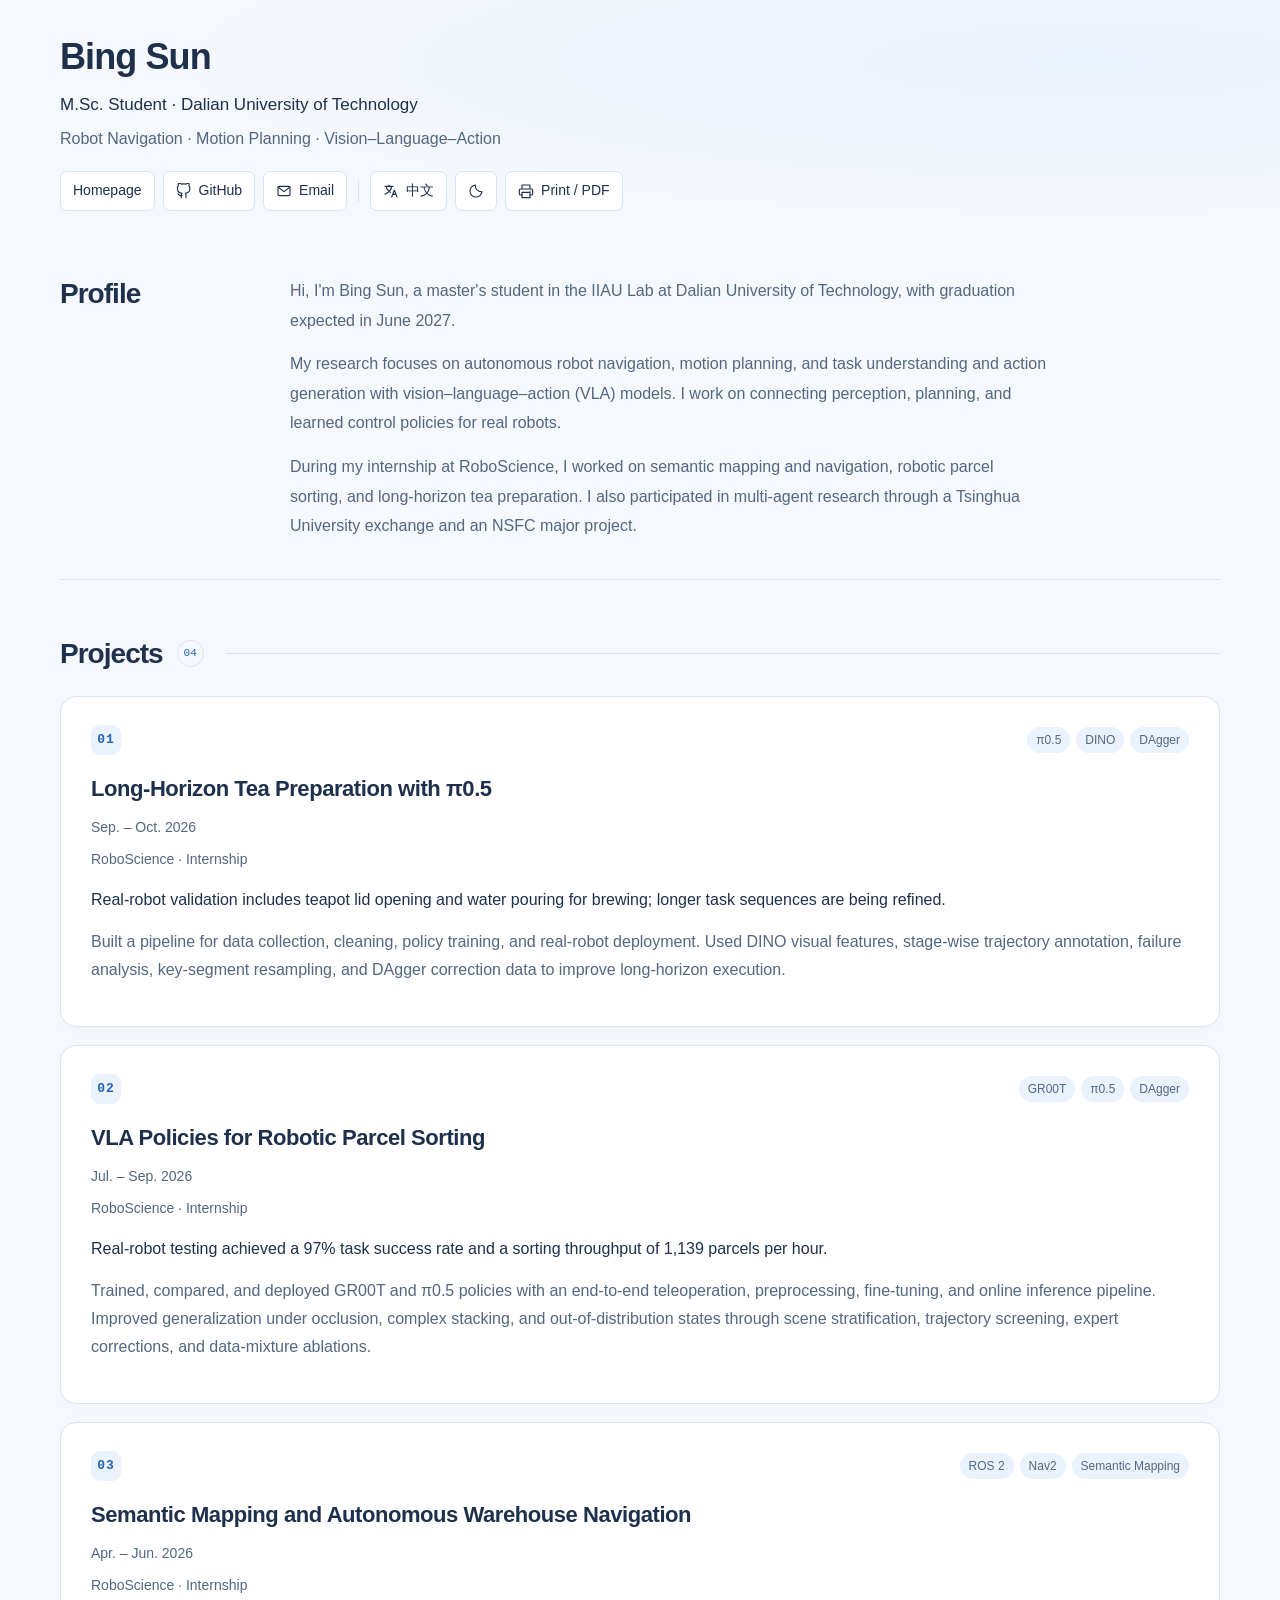
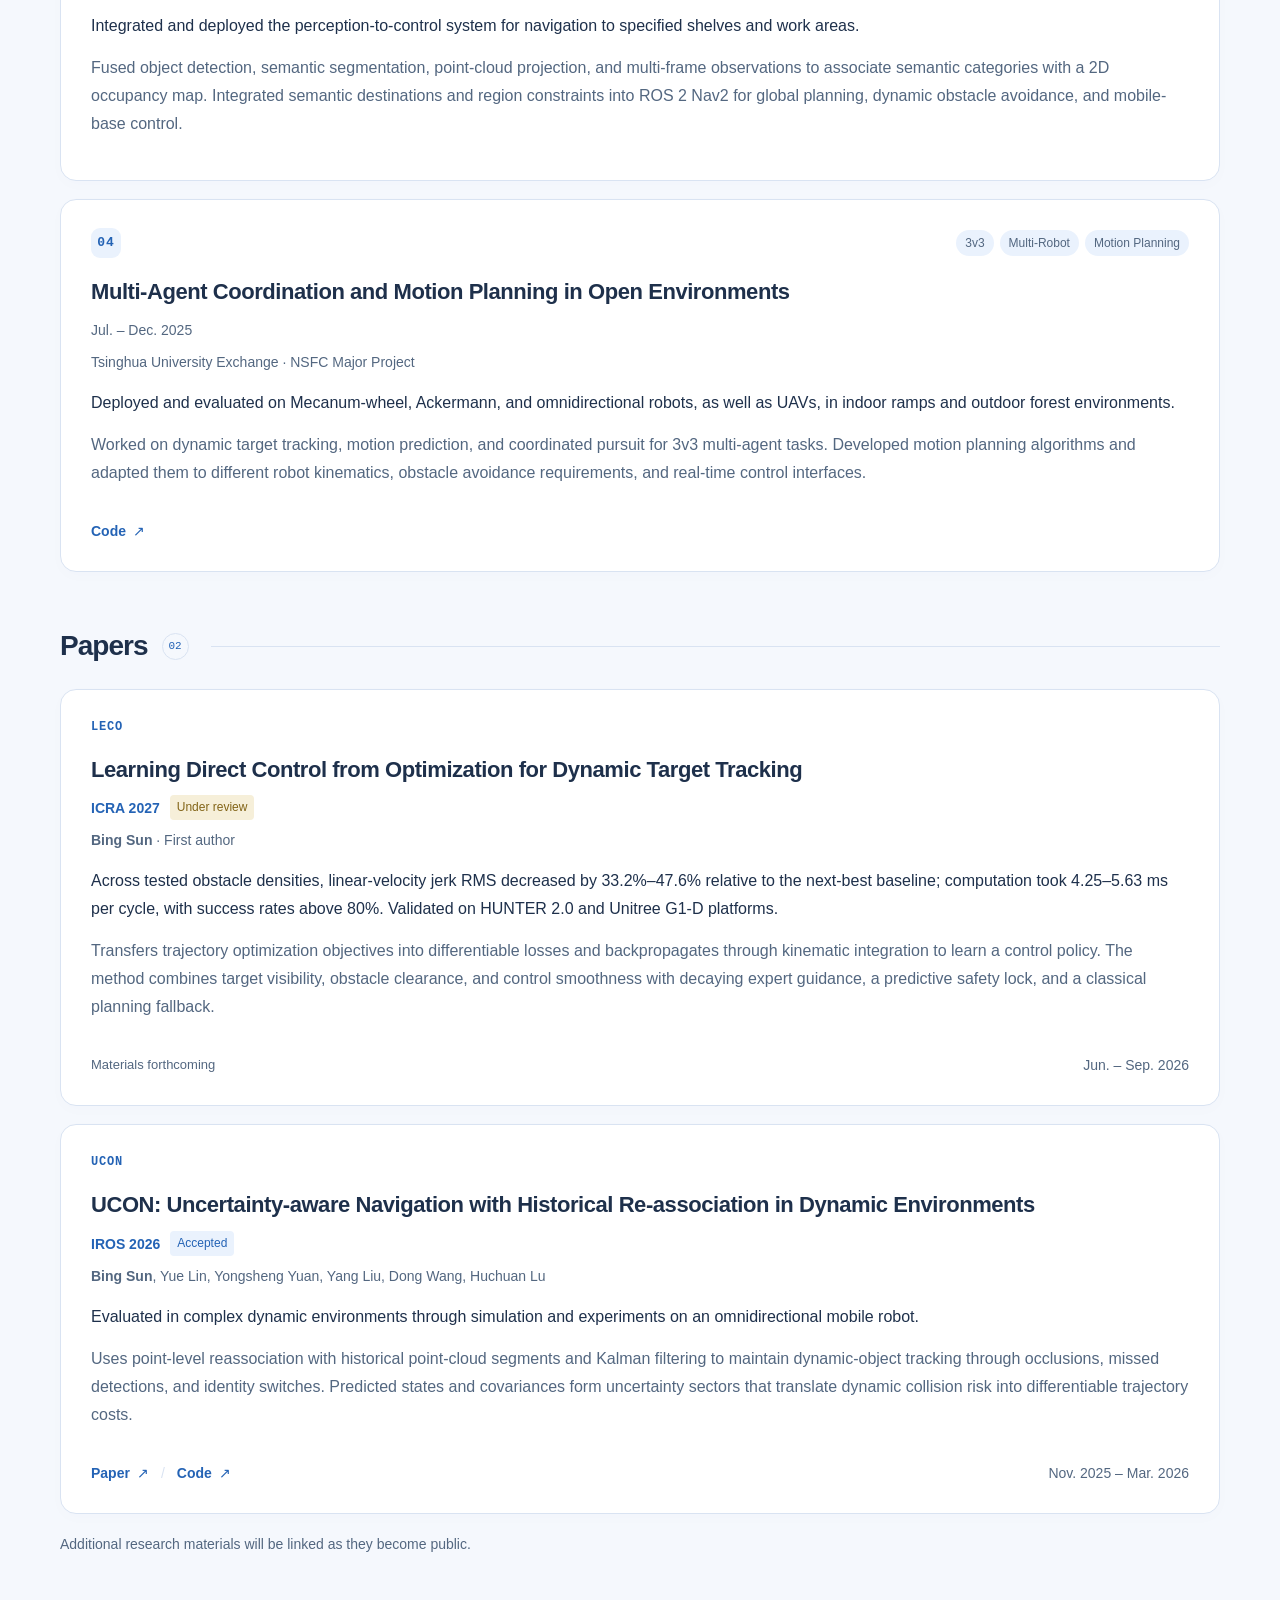
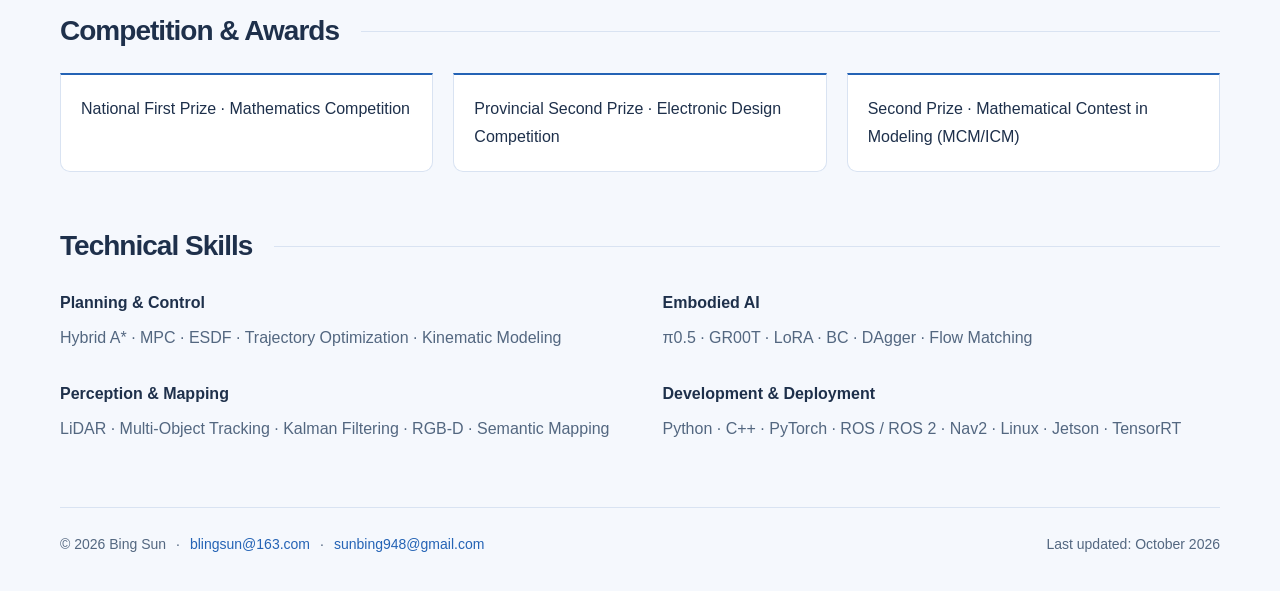
<file: cv.html>
<!doctype html>
<html lang="en">
<head>
  <meta charset="utf-8">
  <meta name="viewport" content="width=device-width, initial-scale=1">
  <meta name="color-scheme" content="light dark">
  <meta name="description" content="Bing Sun (孙冰), master's student at Dalian University of Technology. Research in robot navigation, motion planning, and vision–language–action models.">
  <meta property="og:title" content="Bing Sun | Robotics & Embodied AI">
  <meta property="og:description" content="Research and projects in autonomous navigation, motion planning, and vision–language–action policies.">
  <meta property="og:type" content="website">
  <meta property="og:url" content="https://bling-sun.github.io/MyHomepage/cv.html">
  <meta property="og:image" content="https://bling-sun.github.io/MyHomepage/assets/portrait.jpg">
  <link rel="canonical" href="https://bling-sun.github.io/MyHomepage/cv.html">
  <link rel="icon" href="assets/favicon.svg" type="image/svg+xml">
  <link rel="stylesheet" href="assets/styles.css?v=8303cb677d90">
  <title>Bing Sun — CV</title>
  <script src="assets/main.js?v=a9aa7d522f7d" defer></script>
  <script type="application/ld+json">{"@context":"https://schema.org","@type":"Person","name":"Bing Sun","alternateName":"孙冰","url":"https://bling-sun.github.io/MyHomepage/","image":"https://bling-sun.github.io/MyHomepage/assets/portrait.jpg","email":["blingsun@163.com","sunbing948@gmail.com"],"sameAs":["https://github.com/Bling-sun"],"affiliation":{"@type":"CollegeOrUniversity","name":"Dalian University of Technology"},"knowsAbout":["Robot Navigation","Motion Planning","Vision–Language–Action Models"]}</script>
</head>
<body class="cv-page">
  <a data-i18n="ui.skip" class="skip-link" href="#main">Skip to content</a>
  <header class="hero">
    <div class="hero-inner">
      <div class="hero-copy">
        <p data-i18n="hero.eyebrow" class="eyebrow">ROBOTICS / EMBODIED AI</p>
        <h1 data-i18n="name">Bing Sun</h1><p data-i18n="role" class="role">M.Sc. Student · Dalian University of Technology</p><p data-i18n="interests" class="interests">Robot Navigation · Motion Planning · Vision–Language–Action</p><div class="toolbar" aria-label="Links and display options">
    <a href="./" class="tool-link"><span data-i18n="ui.home">Homepage</span></a>
    <a href="https://github.com/Bling-sun" class="tool-link" target="_blank" rel="noopener noreferrer"><svg aria-hidden="true" viewBox="0 0 24 24" fill="none" stroke="currentColor" stroke-width="1.7" stroke-linecap="round" stroke-linejoin="round"><path d="M9 19c-4.3 1.3-4.3-2.2-6-2.7M15 22v-3.9a3.4 3.4 0 0 0-1-2.7c3.3-.4 6.8-1.6 6.8-7.3a5.7 5.7 0 0 0-1.5-4A5.3 5.3 0 0 0 19.2.2S18-.2 15 1.7a13.5 13.5 0 0 0-7 0C5-.2 3.8.2 3.8.2a5.3 5.3 0 0 0-.1 3.9 5.7 5.7 0 0 0-1.5 4c0 5.7 3.5 6.9 6.8 7.3a3.4 3.4 0 0 0-1 2.7V22"/></svg><span>GitHub</span></a>
    <a href="https://mail.163.com/" class="tool-link" data-email-contact aria-haspopup="dialog"><svg aria-hidden="true" viewBox="0 0 24 24" fill="none" stroke="currentColor" stroke-width="1.7" stroke-linecap="round" stroke-linejoin="round"><rect x="3" y="5" width="18" height="14" rx="2"/><path d="m3 6 9 7 9-7"/></svg><span data-i18n="ui.email">Email</span></a>
    <span class="toolbar-divider" aria-hidden="true"></span>
    <button class="tool-link" id="language-toggle" type="button" aria-label="切换为中文"><svg aria-hidden="true" viewBox="0 0 24 24" fill="none" stroke="currentColor" stroke-width="1.7" stroke-linecap="round" stroke-linejoin="round"><path d="M3 5h12M9 3v2M5 5c0 5 6 9 6 9M13 5c0 5-4 9-10 12M13 21l4-10 4 10M14.5 17h5"/></svg><span id="language-label">中文</span></button>
    <button class="tool-link theme-toggle" id="theme-toggle" type="button" aria-label="Switch to dark theme"><svg aria-hidden="true" viewBox="0 0 24 24" fill="none" stroke="currentColor" stroke-width="1.7" stroke-linecap="round" stroke-linejoin="round"><path d="M20.9 13A9 9 0 0 1 11 3.1 9 9 0 1 0 20.9 13Z"/></svg></button>
    <button class="tool-link" id="print-cv" type="button"><svg aria-hidden="true" viewBox="0 0 24 24" fill="none" stroke="currentColor" stroke-width="1.7" stroke-linecap="round" stroke-linejoin="round"><path d="M6 9V3h12v6M6 18H4a2 2 0 0 1-2-2v-5a2 2 0 0 1 2-2h16a2 2 0 0 1 2 2v5a2 2 0 0 1-2 2h-2"/><path d="M6 14h12v8H6zM18 12h.01"/></svg><span data-i18n="ui.print">Print / PDF</span></button>
  </div>

      </div>
      <div class="portrait-wrap"><img class="portrait" src="assets/portrait.jpg" alt="Bing Sun" width="128" height="154"><span class="portrait-caption">SHENZHEN · CHINA</span></div>

    </div>
  </header>

  <main class="container" id="main">
    <section class="profile" aria-labelledby="about-heading"><h2 id="about-heading"><span data-i18n="heading.about">Profile</span></h2><p data-i18n="bio.0">Hi, I&#39;m Bing Sun, a master&#39;s student in the IIAU Lab at Dalian University of Technology, with graduation expected in June 2027.</p><p data-i18n="bio.1">My research focuses on autonomous robot navigation, motion planning, and task understanding and action generation with vision–language–action (VLA) models. I work on connecting perception, planning, and learned control policies for real robots.</p><p data-i18n="bio.2">During my internship at RoboScience, I worked on semantic mapping and navigation, robotic parcel sorting, and long-horizon tea preparation. I also participated in multi-agent research through a Tsinghua University exchange and an NSFC major project.</p></section>
    <section id="projects" aria-labelledby="projects-heading"><div class="section-heading"><h2 id="projects-heading"><span data-i18n="heading.projects">Projects</span></h2><span class="section-count">04</span></div><div class="project-grid"><article class="entry project" id="tea">
      <div class="entry-content">
      <div class="entry-kicker"><span class="project-number">01</span><div class="tags"><span>π0.5</span><span>DINO</span><span>DAgger</span></div></div>
      <div class="entry-heading"><h3><span data-i18n="project.0.title">Long-Horizon Tea Preparation with π0.5</span></h3>
      <div class="entry-meta"><span data-i18n="project.0.date" class="date">Sep. – Oct. 2026</span></div></div>
      <div class="attribution"><span data-i18n="project.0.attribution">RoboScience · Internship</span></div>
      <div class="entry-body"><p data-i18n="project.0.result" class="result">Real-robot validation includes teapot lid opening and water pouring for brewing; longer task sequences are being refined.</p>
      <p data-i18n="project.0.description">Built a pipeline for data collection, cleaning, policy training, and real-robot deployment. Used DINO visual features, stage-wise trajectory annotation, failure analysis, key-segment resampling, and DAgger correction data to improve long-horizon execution.</p></div>
      <div class="entry-footer"><div class="material-links"></div></div>
      </div></article><article class="entry project" id="sorting">
      <div class="entry-content">
      <div class="entry-kicker"><span class="project-number">02</span><div class="tags"><span>GR00T</span><span>π0.5</span><span>DAgger</span></div></div>
      <div class="entry-heading"><h3><span data-i18n="project.1.title">VLA Policies for Robotic Parcel Sorting</span></h3>
      <div class="entry-meta"><span data-i18n="project.1.date" class="date">Jul. – Sep. 2026</span></div></div>
      <div class="attribution"><span data-i18n="project.1.attribution">RoboScience · Internship</span></div>
      <div class="entry-body"><p data-i18n="project.1.result" class="result">Real-robot testing achieved a 97% task success rate and a sorting throughput of 1,139 parcels per hour.</p>
      <p data-i18n="project.1.description">Trained, compared, and deployed GR00T and π0.5 policies with an end-to-end teleoperation, preprocessing, fine-tuning, and online inference pipeline. Improved generalization under occlusion, complex stacking, and out-of-distribution states through scene stratification, trajectory screening, expert corrections, and data-mixture ablations.</p></div>
      <div class="entry-footer"><div class="material-links"></div></div>
      </div></article><article class="entry project" id="navigation">
      <div class="entry-content">
      <div class="entry-kicker"><span class="project-number">03</span><div class="tags"><span>ROS 2</span><span>Nav2</span><span>Semantic Mapping</span></div></div>
      <div class="entry-heading"><h3><span data-i18n="project.2.title">Semantic Mapping and Autonomous Warehouse Navigation</span></h3>
      <div class="entry-meta"><span data-i18n="project.2.date" class="date">Apr. – Jun. 2026</span></div></div>
      <div class="attribution"><span data-i18n="project.2.attribution">RoboScience · Internship</span></div>
      <div class="entry-body"><p data-i18n="project.2.result" class="result">Integrated and deployed the perception-to-control system for navigation to specified shelves and work areas.</p>
      <p data-i18n="project.2.description">Fused object detection, semantic segmentation, point-cloud projection, and multi-frame observations to associate semantic categories with a 2D occupancy map. Integrated semantic destinations and region constraints into ROS 2 Nav2 for global planning, dynamic obstacle avoidance, and mobile-base control.</p></div>
      <div class="entry-footer"><div class="material-links"></div></div>
      </div></article><article class="entry project" id="multi-agent">
      <div class="entry-content">
      <div class="entry-kicker"><span class="project-number">04</span><div class="tags"><span>3v3</span><span>Multi-Robot</span><span>Motion Planning</span></div></div>
      <div class="entry-heading"><h3><span data-i18n="project.3.title">Multi-Agent Coordination and Motion Planning in Open Environments</span></h3>
      <div class="entry-meta"><span data-i18n="project.3.date" class="date">Jul. – Dec. 2025</span></div></div>
      <div class="attribution"><span data-i18n="project.3.attribution">Tsinghua University Exchange · NSFC Major Project</span></div>
      <div class="entry-body"><p data-i18n="project.3.result" class="result">Deployed and evaluated on Mecanum-wheel, Ackermann, and omnidirectional robots, as well as UAVs, in indoor ramps and outdoor forest environments.</p>
      <p data-i18n="project.3.description">Worked on dynamic target tracking, motion prediction, and coordinated pursuit for 3v3 multi-agent tasks. Developed motion planning algorithms and adapted them to different robot kinematics, obstacle avoidance requirements, and real-time control interfaces.</p></div>
      <div class="entry-footer"><div class="material-links"><a href="https://github.com/Bling-sun/RobotPerception" target="_blank" rel="noopener noreferrer"><span data-i18n="project.3.link.code">Code</span></a></div></div>
      </div></article></div></section>
    <section id="papers" aria-labelledby="papers-heading"><div class="section-heading"><h2 id="papers-heading"><span data-i18n="heading.papers">Papers</span></h2><span class="section-count">02</span></div><article class="entry paper" id="leco">
      <div class="entry-content">
      <div class="entry-kicker">LECO</div>
      <div class="entry-heading"><h3><span data-i18n="paper.0.title">Learning Direct Control from Optimization for Dynamic Target Tracking</span></h3>
      <div class="entry-meta"><span class="venue">ICRA 2027</span><span data-i18n="paper.0.status" class="status review">Under review</span></div></div>
      <div class="attribution"><span class="authors"><strong data-i18n="paper.0.attribution.name">Bing Sun</strong><span data-i18n="paper.0.attribution.remaining"> · First author</span></span></div>
      <div class="entry-body"><p data-i18n="paper.0.result" class="result">Across tested obstacle densities, linear-velocity jerk RMS decreased by 33.2%–47.6% relative to the next-best baseline; computation took 4.25–5.63 ms per cycle, with success rates above 80%. Validated on HUNTER 2.0 and Unitree G1-D platforms.</p>
      <p data-i18n="paper.0.description">Transfers trajectory optimization objectives into differentiable losses and backpropagates through kinematic integration to learn a control policy. The method combines target visibility, obstacle clearance, and control smoothness with decaying expert guidance, a predictive safety lock, and a classical planning fallback.</p></div>
      <div class="entry-footer"><div class="material-links"><span data-i18n="paper.0.forthcoming" class="pending">Materials forthcoming</span></div><span data-i18n="paper.0.date" class="date">Jun. – Sep. 2026</span></div>
      </div></article><article class="entry paper" id="ucon">
      <div class="entry-content">
      <div class="entry-kicker">UCON</div>
      <div class="entry-heading"><h3><span data-i18n="paper.1.title">UCON: Uncertainty-aware Navigation with Historical Re-association in Dynamic Environments</span></h3>
      <div class="entry-meta"><span class="venue">IROS 2026</span><span data-i18n="paper.1.status" class="status accepted">Accepted</span></div></div>
      <div class="attribution"><span class="authors"><strong data-i18n="paper.1.attribution.name">Bing Sun</strong><span data-i18n="paper.1.attribution.remaining">, Yue Lin, Yongsheng Yuan, Yang Liu, Dong Wang, Huchuan Lu</span></span></div>
      <div class="entry-body"><p data-i18n="paper.1.result" class="result">Evaluated in complex dynamic environments through simulation and experiments on an omnidirectional mobile robot.</p>
      <p data-i18n="paper.1.description">Uses point-level reassociation with historical point-cloud segments and Kalman filtering to maintain dynamic-object tracking through occlusions, missed detections, and identity switches. Predicted states and covariances form uncertainty sectors that translate dynamic collision risk into differentiable trajectory costs.</p></div>
      <div class="entry-footer"><div class="material-links"><a href="https://arxiv.org/abs/2609.29419" target="_blank" rel="noopener noreferrer"><span data-i18n="paper.1.link.paper">Paper</span></a><span aria-hidden="true" class="link-divider">/</span><a href="https://github.com/Bling-sun/UCON" target="_blank" rel="noopener noreferrer"><span data-i18n="paper.1.link.code">Code</span></a></div><span data-i18n="paper.1.date" class="date">Nov. 2025 – Mar. 2026</span></div>
      </div></article><p data-i18n="papers.note" class="section-note">Additional research materials will be linked as they become public.</p></section>
    <section id="awards" aria-labelledby="awards-heading"><div class="section-heading"><h2 id="awards-heading"><span data-i18n="heading.awards">Competition &amp; Awards</span></h2></div><ul class="awards-list"><li data-i18n="award.0">National First Prize · Mathematics Competition</li><li data-i18n="award.1">Provincial Second Prize · Electronic Design Competition</li><li data-i18n="award.2">Second Prize · Mathematical Contest in Modeling (MCM/ICM)</li></ul></section>
    <section id="skills" aria-labelledby="skills-heading"><div class="section-heading"><h2 id="skills-heading"><span data-i18n="heading.skills">Technical Skills</span></h2></div><dl class="skills-list"><div><dt><span data-i18n="skill.0.label">Planning &amp; Control</span></dt><dd>Hybrid A* · MPC · ESDF · Trajectory Optimization · Kinematic Modeling</dd></div><div><dt><span data-i18n="skill.1.label">Embodied AI</span></dt><dd>π0.5 · GR00T · LoRA · BC · DAgger · Flow Matching</dd></div><div><dt><span data-i18n="skill.2.label">Perception &amp; Mapping</span></dt><dd>LiDAR · Multi-Object Tracking · Kalman Filtering · RGB-D · Semantic Mapping</dd></div><div><dt><span data-i18n="skill.3.label">Development &amp; Deployment</span></dt><dd>Python · C++ · PyTorch · ROS / ROS 2 · Nav2 · Linux · Jetson · TensorRT</dd></div></dl></section>
  </main>
  <footer class="site-footer"><div><span>© 2026 </span><span data-i18n="footer.name">Bing Sun</span><span class="footer-dot" aria-hidden="true">·</span><a href="https://mail.163.com/" data-email-contact aria-haspopup="dialog">blingsun@163.com</a><span class="footer-dot" aria-hidden="true">·</span><a href="https://mail.google.com/mail/?view=cm&amp;fs=1&amp;to=sunbing948%40gmail.com" data-email-contact aria-haspopup="dialog">sunbing948@gmail.com</a></div><div class="updated"><span data-i18n="footer.updated">Last updated: October 2026</span></div></footer>
  <dialog class="email-dialog" id="email-contact" aria-labelledby="email-title">
    <div class="email-heading"><h2 data-i18n="contact.title" id="email-title">Get in touch</h2><form method="dialog"><button class="tool-link" type="submit"><span data-i18n="contact.close">Close</span></button></form></div>
    <p data-i18n="contact.description">Copy a recipient address and write from your preferred email service. For 163 Mail, paste the address into a new message after signing in.</p>
    <div class="email-option">
      <label data-i18n="contact.address.0" for="email-address-0">Email address 1</label>
      <input id="email-address-0" type="text" value="blingsun@163.com" readonly spellcheck="false">
      <div class="email-actions"><button class="tool-link" type="button" data-copy-email="email-address-0"><span data-i18n="contact.copy.0">Copy email</span></button><a href="https://mail.163.com/" class="tool-link" target="_blank" rel="noopener noreferrer"><span data-i18n="contact.open.0">Open 163 Mail ↗</span></a></div>
    </div><div class="email-option">
      <label data-i18n="contact.address.1" for="email-address-1">Email address 2</label>
      <input id="email-address-1" type="text" value="sunbing948@gmail.com" readonly spellcheck="false">
      <div class="email-actions"><button class="tool-link" type="button" data-copy-email="email-address-1"><span data-i18n="contact.copy.1">Copy email</span></button><a href="https://mail.google.com/mail/?view=cm&amp;fs=1&amp;to=sunbing948%40gmail.com" class="tool-link" target="_blank" rel="noopener noreferrer"><span data-i18n="contact.open.1">Compose in Gmail ↗</span></a></div>
    </div>
    <p class="email-status" id="email-status" role="status" aria-live="polite"></p>
  </dialog>
  <script id="translations" type="application/json">{"bio.0":{"en":"Hi, I'm Bing Sun, a master's student in the IIAU Lab at Dalian University of Technology, with graduation expected in June 2027.","zh":"你好，我是孙冰，目前在大连理工大学 IIAU Lab 攻读硕士学位，预计于 2027 年 6 月毕业。"},"bio.1":{"en":"My research focuses on autonomous robot navigation, motion planning, and task understanding and action generation with vision–language–action (VLA) models. I work on connecting perception, planning, and learned control policies for real robots.","zh":"我的研究方向是机器人自主导航、运动规划，以及基于视觉语言动作（VLA）模型的任务理解与动作生成，关注感知、规划与学习控制策略在真实机器人上的融合与应用。"},"bio.2":{"en":"During my internship at RoboScience, I worked on semantic mapping and navigation, robotic parcel sorting, and long-horizon tea preparation. I also participated in multi-agent research through a Tsinghua University exchange and an NSFC major project.","zh":"在 RoboScience 实习期间，我参与了语义建图与自主导航、机器人快递分拣及长程茶艺操作。在清华大学交流及国家自然科学基金重大项目中，我参与了多智能体协同对抗研究。"},"award.0":{"en":"National First Prize · Mathematics Competition","zh":"数学竞赛 · 国家一等奖"},"award.1":{"en":"Provincial Second Prize · Electronic Design Competition","zh":"电子设计竞赛 · 省级二等奖"},"award.2":{"en":"Second Prize · Mathematical Contest in Modeling (MCM/ICM)","zh":"美国大学生数学建模竞赛 · 二等奖"},"skill.0.label":{"en":"Planning & Control","zh":"规划与控制"},"skill.1.label":{"en":"Embodied AI","zh":"具身智能"},"skill.2.label":{"en":"Perception & Mapping","zh":"感知与建图"},"skill.3.label":{"en":"Development & Deployment","zh":"开发与部署"},"name":{"en":"Bing Sun","zh":"孙冰"},"role":{"en":"M.Sc. Student · Dalian University of Technology","zh":"硕士研究生 · 大连理工大学"},"interests":{"en":"Robot Navigation · Motion Planning · Vision–Language–Action","zh":"机器人导航 · 运动规划 · 视觉语言动作模型"},"ui.home":{"en":"Homepage","zh":"主页"},"ui.email":{"en":"Email","zh":"邮箱"},"ui.print":{"en":"Print / PDF","zh":"打印 / PDF"},"ui.skip":{"en":"Skip to content","zh":"跳转到内容"},"hero.eyebrow":{"en":"ROBOTICS / EMBODIED AI","zh":"机器人 / 具身智能"},"heading.about":{"en":"Profile","zh":"个人简介"},"project.0.title":{"en":"Long-Horizon Tea Preparation with π0.5","zh":"基于 π0.5 的长程茶艺操作"},"project.0.date":{"en":"Sep. – Oct. 2026","zh":"2026.09 – 2026.10"},"project.0.description":{"en":"Built a pipeline for data collection, cleaning, policy training, and real-robot deployment. Used DINO visual features, stage-wise trajectory annotation, failure analysis, key-segment resampling, and DAgger correction data to improve long-horizon execution.","zh":"搭建数据采集、清洗、策略训练与真机部署链路。引入 DINO 视觉特征，围绕阶段切换、误差累积及失败恢复建立分阶段轨迹标注和失败归因机制，结合关键片段重采样与 DAgger 纠错数据优化长程执行。"},"project.0.attribution":{"en":"RoboScience · Internship","zh":"RoboScience · 实习"},"project.0.result":{"en":"Real-robot validation includes teapot lid opening and water pouring for brewing; longer task sequences are being refined.","zh":"完成系统集成与真机测试，已实现茶壶开盖和倒水冲泡步骤，并持续优化更长任务序列的执行能力。"},"project.1.title":{"en":"VLA Policies for Robotic Parcel Sorting","zh":"快递分拣 VLA 策略训练与实机部署"},"project.1.date":{"en":"Jul. – Sep. 2026","zh":"2026.07 – 2026.09"},"project.1.description":{"en":"Trained, compared, and deployed GR00T and π0.5 policies with an end-to-end teleoperation, preprocessing, fine-tuning, and online inference pipeline. Improved generalization under occlusion, complex stacking, and out-of-distribution states through scene stratification, trajectory screening, expert corrections, and data-mixture ablations.","zh":"基于 GR00T 和 π0.5 开展训练、性能对比与真机部署，搭建遥操作采集、数据预处理、策略微调和在线推理链路。针对包裹遮挡、复杂堆叠与分布外失败，结合场景分层、轨迹筛选、专家纠错及数据配比消融改善泛化表现。"},"project.1.attribution":{"en":"RoboScience · Internship","zh":"RoboScience · 实习"},"project.1.result":{"en":"Real-robot testing achieved a 97% task success rate and a sorting throughput of 1,139 parcels per hour.","zh":"真实机器人测试中，任务成功率达到 97%，分拣速度达到 1,139 件/小时。"},"project.2.title":{"en":"Semantic Mapping and Autonomous Warehouse Navigation","zh":"面向仓库环境的语义建图与自主导航"},"project.2.date":{"en":"Apr. – Jun. 2026","zh":"2026.04 – 2026.06"},"project.2.description":{"en":"Fused object detection, semantic segmentation, point-cloud projection, and multi-frame observations to associate semantic categories with a 2D occupancy map. Integrated semantic destinations and region constraints into ROS 2 Nav2 for global planning, dynamic obstacle avoidance, and mobile-base control.","zh":"融合目标检测、语义分割、点云投影与多帧观测，实现语义类别与二维占据地图的空间关联。基于 ROS 2 Nav2 集成全局规划、局部动态避障及底盘控制，将语义目标点和区域约束融入导航任务。"},"project.2.attribution":{"en":"RoboScience · Internship","zh":"RoboScience · 实习"},"project.2.result":{"en":"Integrated and deployed the perception-to-control system for navigation to specified shelves and work areas.","zh":"完成从感知、建图到规划控制的系统联调与部署，实现面向指定货架和工作区域的自主导航。"},"project.3.title":{"en":"Multi-Agent Coordination and Motion Planning in Open Environments","zh":"开放环境多智能体协同对抗与运动规划"},"project.3.date":{"en":"Jul. – Dec. 2025","zh":"2025.07 – 2025.12"},"project.3.description":{"en":"Worked on dynamic target tracking, motion prediction, and coordinated pursuit for 3v3 multi-agent tasks. Developed motion planning algorithms and adapted them to different robot kinematics, obstacle avoidance requirements, and real-time control interfaces.","zh":"面向 3v3 多智能体任务，开展动态目标跟踪、运动状态预测与协同围剿策略研究。开发运动规划算法，并针对不同平台的运动学、障碍规避与实时控制需求完成适配。"},"project.3.attribution":{"en":"Tsinghua University Exchange · NSFC Major Project","zh":"清华大学交流 · 国家自然科学基金重大项目"},"project.3.result":{"en":"Deployed and evaluated on Mecanum-wheel, Ackermann, and omnidirectional robots, as well as UAVs, in indoor ramps and outdoor forest environments.","zh":"支持麦克纳姆轮、阿克曼轮、全向轮移动机器人及无人机，在室内坡道和室外森林环境中完成部署与实验验证。"},"project.3.link.code":{"en":"Code","zh":"代码"},"heading.projects":{"en":"Projects","zh":"项目"},"paper.0.title":{"en":"Learning Direct Control from Optimization for Dynamic Target Tracking","zh":"从优化中学习直接控制，实现动态目标跟踪"},"paper.0.status":{"en":"Under review","zh":"审稿中"},"paper.0.description":{"en":"Transfers trajectory optimization objectives into differentiable losses and backpropagates through kinematic integration to learn a control policy. The method combines target visibility, obstacle clearance, and control smoothness with decaying expert guidance, a predictive safety lock, and a classical planning fallback.","zh":"将传统轨迹优化目标转化为可微损失，通过运动学积分实现轨迹级损失向控制策略的端到端反向传播。融合目标可见性、障碍物距离与控制平滑性约束，并结合衰减式专家引导、预测性安全锁及经典规划控制回退策略。"},"paper.0.attribution.name":{"en":"Bing Sun","zh":"孙冰"},"paper.0.attribution.remaining":{"en":" · First author","zh":" · 第一作者"},"paper.0.result":{"en":"Across tested obstacle densities, linear-velocity jerk RMS decreased by 33.2%–47.6% relative to the next-best baseline; computation took 4.25–5.63 ms per cycle, with success rates above 80%. Validated on HUNTER 2.0 and Unitree G1-D platforms.","zh":"在所测试的不同障碍物密度下，线速度 Jerk RMS 较次优方法降低 33.2%–47.6%，单周期计算时间为 4.25–5.63 ms，成功率超过 80%；在 HUNTER 2.0 阿克曼底盘和宇树 G1-D 平台上完成实机验证。"},"paper.0.forthcoming":{"en":"Materials forthcoming","zh":"资料待发布"},"paper.0.date":{"en":"Jun. – Sep. 2026","zh":"2026.06 – 2026.09"},"paper.1.title":{"en":"UCON: Uncertainty-aware Navigation with Historical Re-association in Dynamic Environments","zh":"UCON：动态环境中基于历史重关联的不确定性感知导航"},"paper.1.status":{"en":"Accepted","zh":"已录用"},"paper.1.description":{"en":"Uses point-level reassociation with historical point-cloud segments and Kalman filtering to maintain dynamic-object tracking through occlusions, missed detections, and identity switches. Predicted states and covariances form uncertainty sectors that translate dynamic collision risk into differentiable trajectory costs.","zh":"针对遮挡、漏检和 ID 切换，设计基于历史点云片段的点级重关联机制，结合卡尔曼滤波进行目标状态估计与协方差传播。基于预测状态与协方差构建不确定性扇区，将动态碰撞风险转化为可微轨迹代价。"},"paper.1.attribution.name":{"en":"Bing Sun","zh":"孙冰"},"paper.1.attribution.remaining":{"en":", Yue Lin, Yongsheng Yuan, Yang Liu, Dong Wang, Huchuan Lu","zh":"，林跃，袁永胜，刘洋，王栋，卢湖川"},"paper.1.result":{"en":"Evaluated in complex dynamic environments through simulation and experiments on an omnidirectional mobile robot.","zh":"在复杂动态环境中开展仿真及全向移动机器人实验，验证感知与规划联合方法的有效性。"},"paper.1.link.paper":{"en":"Paper","zh":"论文"},"paper.1.link.code":{"en":"Code","zh":"代码"},"paper.1.date":{"en":"Nov. 2025 – Mar. 2026","zh":"2025.11 – 2026.03"},"papers.note":{"en":"Additional research materials will be linked as they become public.","zh":"更多研究资料将在公开后补充链接。"},"heading.papers":{"en":"Papers","zh":"论文"},"heading.awards":{"en":"Competition & Awards","zh":"竞赛与荣誉"},"heading.skills":{"en":"Technical Skills","zh":"专业技能"},"footer.name":{"en":"Bing Sun","zh":"孙冰"},"footer.updated":{"en":"Last updated: October 2026","zh":"最近更新：2026 年 10 月"},"contact.title":{"en":"Get in touch","zh":"联系我"},"contact.close":{"en":"Close","zh":"关闭"},"contact.description":{"en":"Copy a recipient address and write from your preferred email service. For 163 Mail, paste the address into a new message after signing in.","zh":"复制收件地址，用你常用的邮箱写信。网易邮箱需登录后新建邮件并粘贴地址。"},"contact.address.0":{"en":"Email address 1","zh":"邮箱地址 1"},"contact.copy.0":{"en":"Copy email","zh":"复制邮箱"},"contact.open.0":{"en":"Open 163 Mail ↗","zh":"打开网易邮箱 ↗"},"contact.address.1":{"en":"Email address 2","zh":"邮箱地址 2"},"contact.copy.1":{"en":"Copy email","zh":"复制邮箱"},"contact.open.1":{"en":"Compose in Gmail ↗","zh":"Gmail 网页写信 ↗"}}</script>
</body>
</html>
</file>
<file: assets/styles.css>
:root { color-scheme: light; --bg:#f5f8fd; --surface:#fff; --ink:#1e304b; --muted:#536780; --line:#d9e3f2; --accent:#2463b5; --soft:#eaf2fd; --shadow:0 14px 36px #1a4f9510; }
:root[data-theme="dark"] { color-scheme:dark; --bg:#101b2c; --surface:#19283e; --ink:#e5edf9; --muted:#b3c3d9; --line:#344964; --accent:#92c3ff; --soft:#213750; --shadow:0 18px 44px #0002; }
* { box-sizing:border-box; }
[hidden] { display:none !important; }
html { scroll-behavior:smooth; scroll-padding-top:90px; }
body { margin:0; color:var(--ink); background:var(--bg); font:16px/1.75 -apple-system,BlinkMacSystemFont,"Segoe UI","Microsoft YaHei",sans-serif; }
a { color:var(--accent); text-decoration:none; }
a:hover { text-decoration:underline; text-underline-offset:5px; }
button { font:inherit; cursor:pointer; }
a,button,summary { -webkit-tap-highlight-color:transparent; }
:focus-visible { outline:3px solid #bd862d; outline-offset:5px; }
.skip-link { position:absolute; top:12px; left:12px; z-index:20; transform:translateY(-200%); background:var(--surface); padding:10px 18px; }
.skip-link:focus { transform:none; }
.hero { overflow:hidden; background:radial-gradient(ellipse at 85% 25%,var(--soft),transparent 60%); }
.hero-inner { max-width:1240px; margin:auto; padding:44px 40px 38px; display:grid; grid-template-columns:minmax(0,1fr) 112px; align-items:center; gap:44px; }
.eyebrow { margin:0 0 12px; color:var(--accent); font:600 12px/1.5 ui-monospace,Consolas,monospace; letter-spacing:.2em; }
h1 { font-size:38px; line-height:1.2; letter-spacing:-.025em; font-weight:650; margin:0 0 12px; }
.role { font-size:17px; margin:0 0 5px; }
.interests { font-size:16px; color:var(--muted); max-width:720px; margin:0; }
.portrait-wrap { position:relative; padding:6px 6px 12px; border:1px solid var(--line); border-radius:12px; background:var(--surface); box-shadow:var(--shadow); }
.portrait { display:block; width:100%; height:126px; object-fit:cover; object-position:center 25%; border-radius:8px; }
.portrait-caption { display:block; text-align:center; font:9px/1 ui-monospace,Consolas,monospace; white-space:nowrap; margin-top:10px; color:var(--muted); }
.toolbar { display:flex; align-items:center; flex-wrap:wrap; gap:8px; margin-top:18px; }
.tool-link { display:inline-flex; align-items:center; justify-content:center; gap:7px; color:var(--ink); font-size:14px; line-height:1.5; min-height:40px; padding:8px 12px; background:var(--surface); border:1px solid var(--line); border-radius:7px; transition:background .18s,border-color .18s; }
.tool-link:hover { background:var(--soft); border-color:var(--accent); text-decoration:none; }
.tool-link svg { width:16px; height:16px; }
.toolbar-divider { height:22px; width:1px; background:var(--line); margin:0 3px; }
.email-dialog { width:calc(100% - 32px); max-width:460px; max-height:calc(100% - 32px); padding:24px; border:1px solid var(--line); border-radius:16px; background:var(--surface); color:var(--ink); box-shadow:var(--shadow); }
.email-dialog::backdrop { background:#101b2c88; backdrop-filter:blur(4px); }
.email-heading { display:flex; align-items:center; justify-content:space-between; gap:16px; }
.email-heading h2 { font-size:24px; }
.email-dialog p { color:var(--muted); }
.email-dialog label { display:block; font-size:14px; margin-bottom:6px; }
.email-dialog input { width:100%; min-width:0; padding:12px; border:1px solid var(--line); border-radius:8px; background:var(--bg); color:var(--ink); font:inherit; }
.email-actions { display:flex; flex-wrap:wrap; gap:10px; margin-top:16px; }
.email-actions button { background:var(--accent); color:var(--surface); }
.email-status { min-height:1.75em; margin-bottom:0; font-size:14px; }
.email-option + .email-option { margin-top:22px; padding-top:20px; border-top:1px solid var(--line); }
.hero-cta { display:inline-flex; gap:35px; align-items:center; color:var(--accent); margin-top:18px; border-bottom:1px solid var(--accent); padding-bottom:4px; font-size:14px; font-weight:600; }
.hero-cta:hover { text-decoration:none; }
.hero-cta span:last-child { transition:transform .2s; }
.hero-cta:hover span:last-child { transform:translate(3px,-3px); }
.section-nav { position:sticky; top:0; z-index:5; display:flex; justify-content:center; border-block:1px solid var(--line); background:var(--surface); padding:10px 40px; box-shadow:0 4px 16px #16386205; }
.section-nav-inner { display:grid; grid-template-columns:repeat(4,minmax(0,1fr)); gap:4px; width:100%; max-width:1160px; padding:4px; border:1px solid var(--line); border-radius:14px; background:var(--bg); }
.section-nav a { display:flex; align-items:center; justify-content:center; gap:9px; min-width:0; min-height:44px; padding:9px 12px; border-radius:10px; font-size:15px; line-height:1.4; font-weight:600; white-space:nowrap; color:var(--muted); transition:background .18s,color .18s,box-shadow .18s; }
.section-nav svg { flex:0 0 auto; width:18px; height:18px; }
.section-nav a:hover { color:var(--accent); background:var(--soft); text-decoration:none; }
.section-nav a[aria-current="location"] { color:var(--surface); background:var(--accent); box-shadow:0 3px 8px #16386220; }
.section-nav a:focus-visible { outline:2px solid var(--accent); outline-offset:2px; }
.container { max-width:1240px; margin:0 auto; padding:42px 40px 64px; }
.container > section + section { margin-top:56px; }
.profile { display:grid; grid-template-columns:190px minmax(0,1fr); column-gap:40px; padding-bottom:38px; border-bottom:1px solid var(--line); }
.profile h2 { grid-row:1/4; }
.profile p { margin:0 0 14px; max-width:85ch; color:var(--muted); font-size:16px; line-height:1.85; }
.profile p:last-child { margin-bottom:0; }
h2 { margin:0; font-size:28px; line-height:1.3; font-weight:600; letter-spacing:-.035em; }
.section-heading { display:flex; align-items:center; gap:14px; margin-bottom:24px; }
.section-heading::after { content:""; flex:1; height:1px; background:var(--line); margin-left:8px; }
.section-count { color:var(--accent); font:11px/1 ui-monospace,Consolas,monospace; border:1px solid var(--line); border-radius:50%; width:27px; height:27px; display:grid; place-items:center; }
.project-grid { display:grid; grid-template-columns:1fr; gap:28px; }
.entry { min-width:0; background:var(--surface); border:1px solid var(--line); border-radius:16px; overflow:hidden; box-shadow:0 4px 16px #16386204; transition:box-shadow .25s,border-color .25s; }
.entry:hover { box-shadow:var(--shadow); border-color:var(--accent); }
.entry-content { padding:28px 30px; min-width:0; display:flex; flex-direction:column; }
.entry-kicker { display:flex; justify-content:space-between; align-items:center; gap:12px; margin-bottom:18px; color:var(--accent); font:600 12px/1.5 ui-monospace,Consolas,monospace; letter-spacing:.07em; }
.project-number { display:grid; place-items:center; width:30px; height:30px; border-radius:9px; font-size:13px; color:var(--accent); background:var(--soft); }
.tags { display:flex; flex-wrap:wrap; justify-content:flex-end; gap:6px; letter-spacing:0; font-family:inherit; }
.tags span { font:500 12px/1.5 -apple-system,BlinkMacSystemFont,"Segoe UI",sans-serif; background:var(--soft); padding:4px 9px; border-radius:20px; color:var(--muted); }
.emoji { display:inline-block; margin-right:.45em; font-family:"Apple Color Emoji","Segoe UI Emoji","Noto Color Emoji",sans-serif; font-size:.9em; font-weight:normal; letter-spacing:0; }
.entry h3 { display:flex; align-items:flex-start; gap:.4em; }
.entry h3 .emoji { flex:0 0 auto; margin:0; }
.entry h3 [data-i18n] { min-width:0; }
h3 { margin:0; font-size:22px; font-weight:600; line-height:1.45; letter-spacing:-.02em; }
.entry-meta { display:flex; flex-wrap:wrap; align-items:center; gap:10px; margin-top:10px; }
.date { font-size:14px; color:var(--muted); }
.attribution { font-size:14px; color:var(--muted); margin-top:8px; }
.entry-body p { font-size:16px; color:var(--muted); margin:14px 0; }
.entry-body p.result { color:var(--ink); }
.project-details { margin-top:20px; border-top:1px solid var(--line); }
.project-details summary { cursor:pointer; padding:12px 0 0; list-style:none; font-size:14px; color:var(--accent); display:flex; justify-content:space-between; align-items:center; }
.project-details summary::-webkit-details-marker { display:none; }
.detail-plus { font-size:20px; line-height:1; transition:transform .2s; }
.project-details[open] .detail-plus { transform:rotate(45deg); }
.entry-footer { display:flex; align-items:center; justify-content:space-between; flex-wrap:wrap; gap:12px; margin-top:auto; padding-top:18px; font-size:14px; }
.entry-footer:has(.material-links:empty):not(:has(.date)) { display:none; }
.pending { color:var(--muted); font-size:13px; }
.material-links { display:flex; align-items:center; gap:12px; }
.material-links a { font-weight:600; display:inline-flex; align-items:center; gap:7px; }
.material-links a::after { content:"↗"; font-weight:400; }
.link-divider { color:var(--line); }
.paper { margin-bottom:28px; }
.entry.has-media { display:grid; grid-template-columns:minmax(0,52fr) minmax(0,48fr); }
.paper .entry-content { padding:28px 30px; }
.paper h3 { font-size:22px; }
.venue { color:var(--accent); font-size:14px; font-weight:650; }
.status { font-size:12px; padding:2px 7px; border-radius:4px; }
.accepted { background:var(--soft); color:var(--accent); }
.review { background:#f6efd9; color:#826417; }
:root[data-theme="dark"] .review { background:#463d27; color:#ecd89a; }
.media-gallery { min-width:0; background:linear-gradient(145deg,var(--surface),var(--soft)); border-left:1px solid var(--line); padding:24px; display:flex; flex-direction:column; justify-content:center; }
.media-placeholder { padding:22px; }
.placeholder-stage { aspect-ratio:16/9; display:flex; flex-direction:column; align-items:center; justify-content:center; gap:10px; border:1px dashed var(--line); border-radius:8px; background:var(--surface); color:var(--muted); }
.placeholder-stage svg { width:46px; height:46px; color:var(--accent); opacity:.65; }
.placeholder-stage p { margin:0; font-size:16px; font-weight:500; }
.placeholder-stage > span { font-size:13px; }
.entry-media { margin:0; }
.media-stage { position:relative; aspect-ratio:16/9; overflow:hidden; border-radius:10px; background:#0d1b2d; display:grid; place-items:center; box-shadow:0 4px 16px #0d1b2d14; }
.media-stage video,.media-stage img { position:absolute; inset:0; width:100%; height:100%; min-width:0; min-height:0; object-fit:contain; display:block; }
.media-stage video { max-height:100%; }
.entry-media figcaption { margin:12px 0 0; font-size:14px; color:var(--muted); line-height:1.5; }
.demo-toggle { position:absolute; bottom:12px; left:12px; display:inline-flex; align-items:center; gap:9px; border:1px solid #ffffff66; border-radius:6px; color:#fff; background:#153b6deb; padding:9px 13px; font-size:14px; min-height:40px; }
.demo-toggle:hover { background:#2463b5; }
.demo-toggle[data-playing="true"][data-kind="video"] { display:none; }
.play-icon { font-size:10px; }
.media-selector { display:flex; flex-wrap:wrap; gap:8px; margin-top:16px; }
.media-selector button { border:1px solid var(--line); background:var(--surface); color:var(--muted); font-size:13px; line-height:1.5; border-radius:8px; padding:8px 11px; min-height:40px; text-align:left; }
.media-selector button[aria-pressed="true"] { color:var(--surface); background:var(--accent); border-color:var(--accent); }
.section-note { font-size:14px; color:var(--muted); margin:10px 0 0; }
.awards-list { list-style:none; padding:0; margin:0; display:grid; grid-template-columns:repeat(3,1fr); gap:20px; }
.awards-list li { padding:20px; border:1px solid var(--line); border-top:2px solid var(--accent); border-radius:0 0 10px 10px; background:var(--surface); color:var(--ink); font-size:16px; }
.skills-list { display:grid; grid-template-columns:1fr 1fr; gap:28px 45px; margin:0; }
.skills-list dt { font-size:16px; font-weight:600; margin-bottom:7px; }
.skills-list dd { margin:0; color:var(--muted); font-size:16px; }
.site-footer { width:calc(100% - 80px); max-width:1160px; margin:auto; display:flex; justify-content:space-between; gap:20px; border-top:1px solid var(--line); padding:24px 0 35px; color:var(--muted); font-size:14px; }
.footer-dot { margin:0 10px; }
.cv-page .hero-inner { display:block; padding-block:35px; }
.cv-page .portrait-wrap,.cv-page .eyebrow { display:none; }
.cv-page h1 { font-size:36px; }
.cv-page .container { padding-top:30px; }
.cv-page .project-grid { display:block; }
.cv-page .entry { margin-bottom:18px; }
.cv-page .entry { display:block; }
@media (max-width:800px) {
  .hero-inner { padding:32px 24px; gap:28px; grid-template-columns:minmax(0,1fr) 112px; }
  .portrait { height:126px; }
  .toolbar-divider { display:none; }
  .container { padding:35px 24px 45px; }
  .section-nav { padding-inline:24px; }
  .profile { grid-template-columns:145px 1fr; gap:0 25px; }
  .entry.has-media { grid-template-columns:1fr; }
  .media-gallery { padding:20px; border-left:0; border-top:1px solid var(--line); }
  .site-footer { width:calc(100% - 48px); margin-inline:24px; }
  .project-grid { gap:16px; }
  .entry-content,.paper .entry-content { padding:24px; }
}
@media (max-width:580px) {
  html { scroll-padding-top:104px; }
  .hero-inner { padding:28px 20px; display:grid; grid-template-columns:minmax(0,1fr) 76px; align-items:start; gap:0 14px; }
  .hero-copy { display:contents; }
  .hero-copy > * { grid-column:1 / -1; }
  .hero-copy .eyebrow { grid-column:1; grid-row:1; }
  .hero-copy h1 { grid-column:1; grid-row:2; }
  .hero-copy .role { margin-top:12px; }
  .hero-cta { justify-self:start; }
  .portrait-wrap { grid-column:2; grid-row:1 / 3; width:76px; padding:4px; border-radius:9px; }
  .portrait { height:86px; border-radius:6px; }
  .portrait-caption { display:none; }
  .eyebrow { font-size:11px; letter-spacing:.08em; margin-bottom:10px; }
  h1 { font-size:32px; margin-bottom:12px; }
  .role { font-size:16px; }
  .interests { font-size:15px; }
  .toolbar { margin-top:22px; gap:6px; }
  .tool-link { min-height:44px; padding:8px; font-size:13px; }
  .hero-cta { margin-top:23px; }
  .section-nav { padding:8px 20px; }
  .section-nav-inner { gap:3px; border-radius:12px; }
  .section-nav a { flex-direction:column; gap:4px; min-height:58px; padding:7px 3px; font-size:12px; border-radius:8px; }
  .section-nav svg { width:18px; height:18px; }
  .container { padding:30px 20px 40px; }
  .container > section + section { margin-top:44px; }
  .profile { display:block; padding-bottom:28px; }
  .profile h2 { margin-bottom:19px; }
  h2 { font-size:26px; }
  .project-grid { grid-template-columns:1fr; gap:18px; }
  .entry-content,.paper .entry-content { padding:22px; }
  .entry h3 { font-size:20px; }
  .awards-list,.skills-list { grid-template-columns:1fr; gap:20px; }
  .media-selector button { min-height:44px; }
  .site-footer { width:calc(100% - 40px); margin-inline:20px; flex-direction:column; gap:7px; }
}
@media (prefers-reduced-motion:reduce) { html { scroll-behavior:auto; } *,*::before,*::after { animation:none !important; transition:none !important; } .project:hover { transform:none; } }
@media print {
  :root,:root[data-theme="dark"] { color-scheme:light; --bg:white; --surface:white; --ink:#222; --muted:#444; --line:#ddd; --accent:#175480; --soft:#f1f4f7; --shadow:none; }
  @page { size:A4; margin:16mm; }
  body { font-size:10pt; }
  .hero { background:none; }
  .hero-inner { display:block; padding:0 0 15px !important; }
  .portrait-wrap,.toolbar,.hero-cta,.eyebrow,.section-nav,.skip-link,.site-footer,.section-count,.media-gallery,.emoji,.email-dialog { display:none !important; }
  h1,.cv-page h1 { font-size:26pt; margin-bottom:10px; }
  .hero-inner::after { content:"blingsun@163.com · github.com/Bling-sun"; font-size:9pt; }
  .container { padding:15px 0 0; }
  .container > section + section { margin-top:22px; }
  .profile,.project-grid,.entry.has-media { display:block; }
  .profile h2 { margin-bottom:10px; }
  .profile { padding-bottom:12px; }
  h2 { font-size:15pt; }
  h3,.paper h3 { font-size:11pt; }
  .entry { break-inside:avoid; margin-bottom:12px; }
  .entry-content,.paper .entry-content { padding:12px; }
  .entry-kicker { margin-bottom:7px; }
  .profile p,.entry-body p { font-size:9pt; }
  .project-details summary { display:none; }
  .project-details { border:0; margin:0; }
  .skills-list { gap:15px; }
  .section-heading { margin-bottom:12px; }
}
</file>
